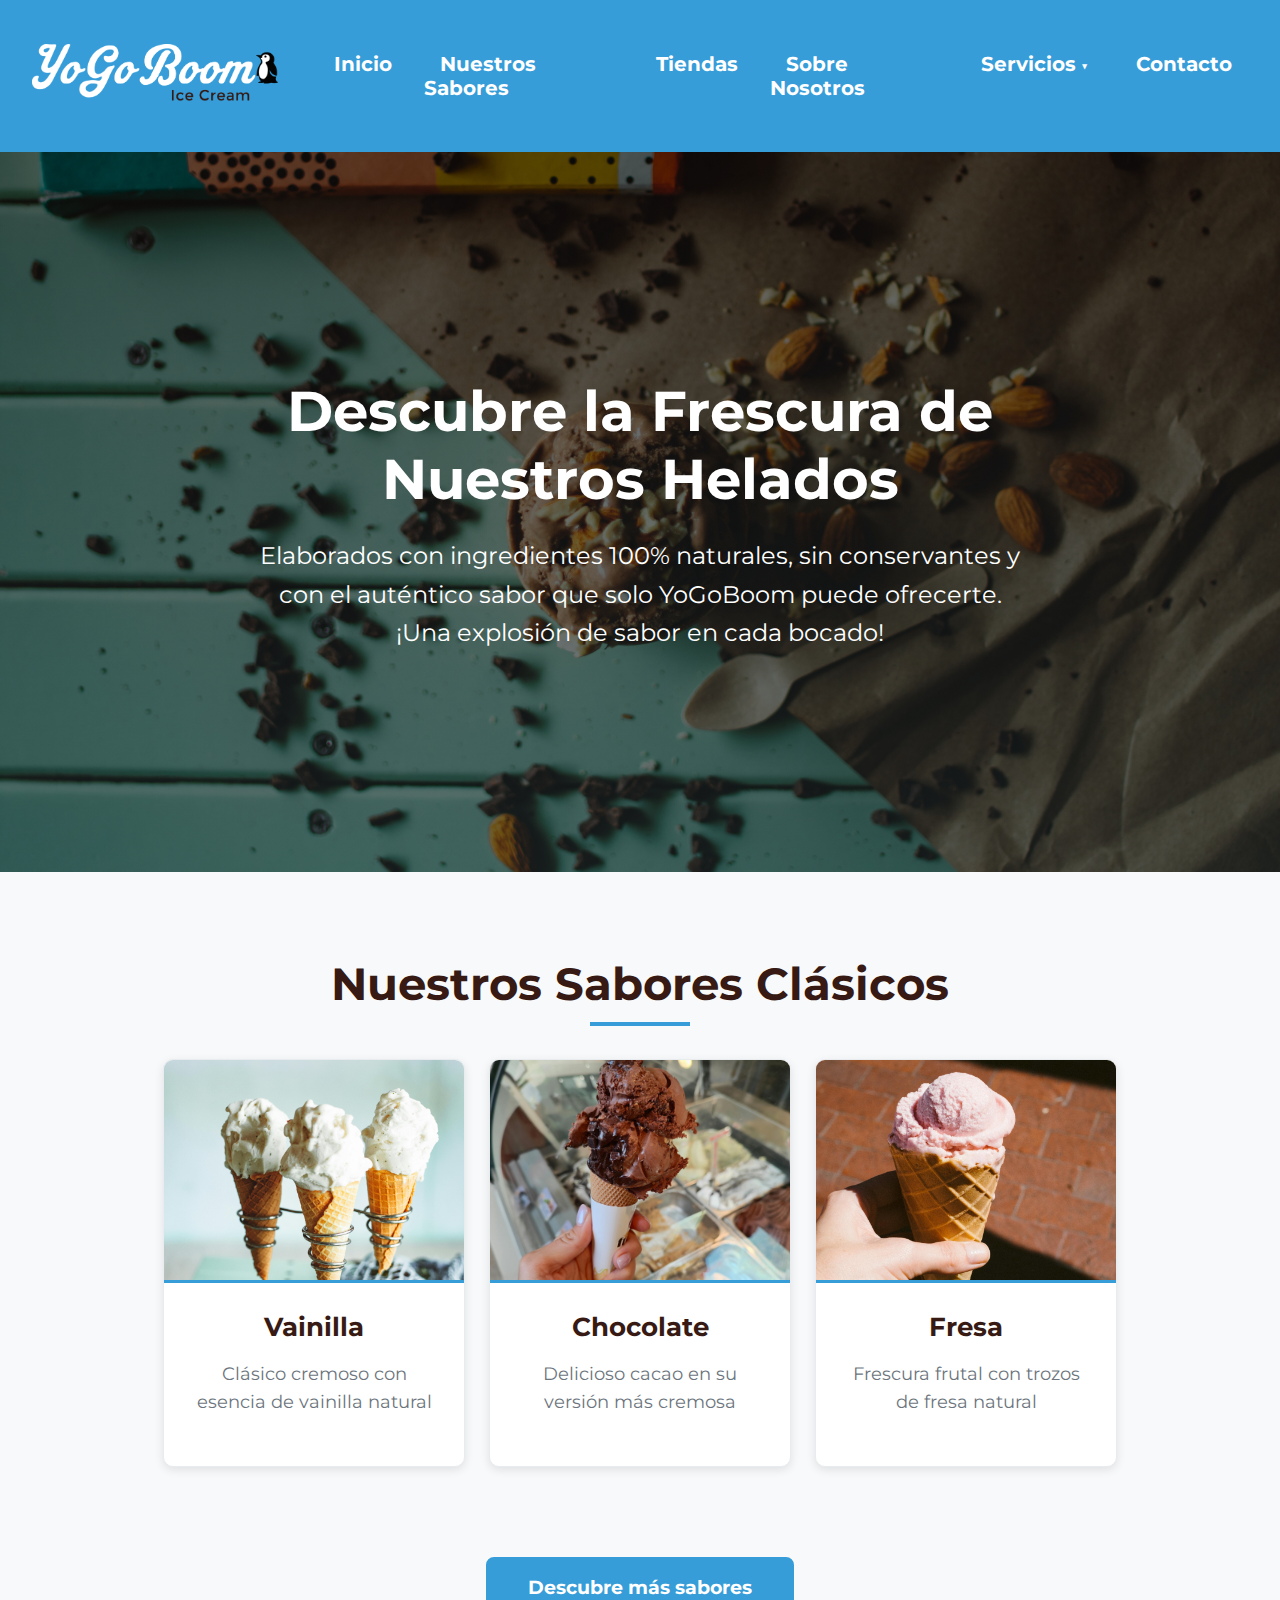
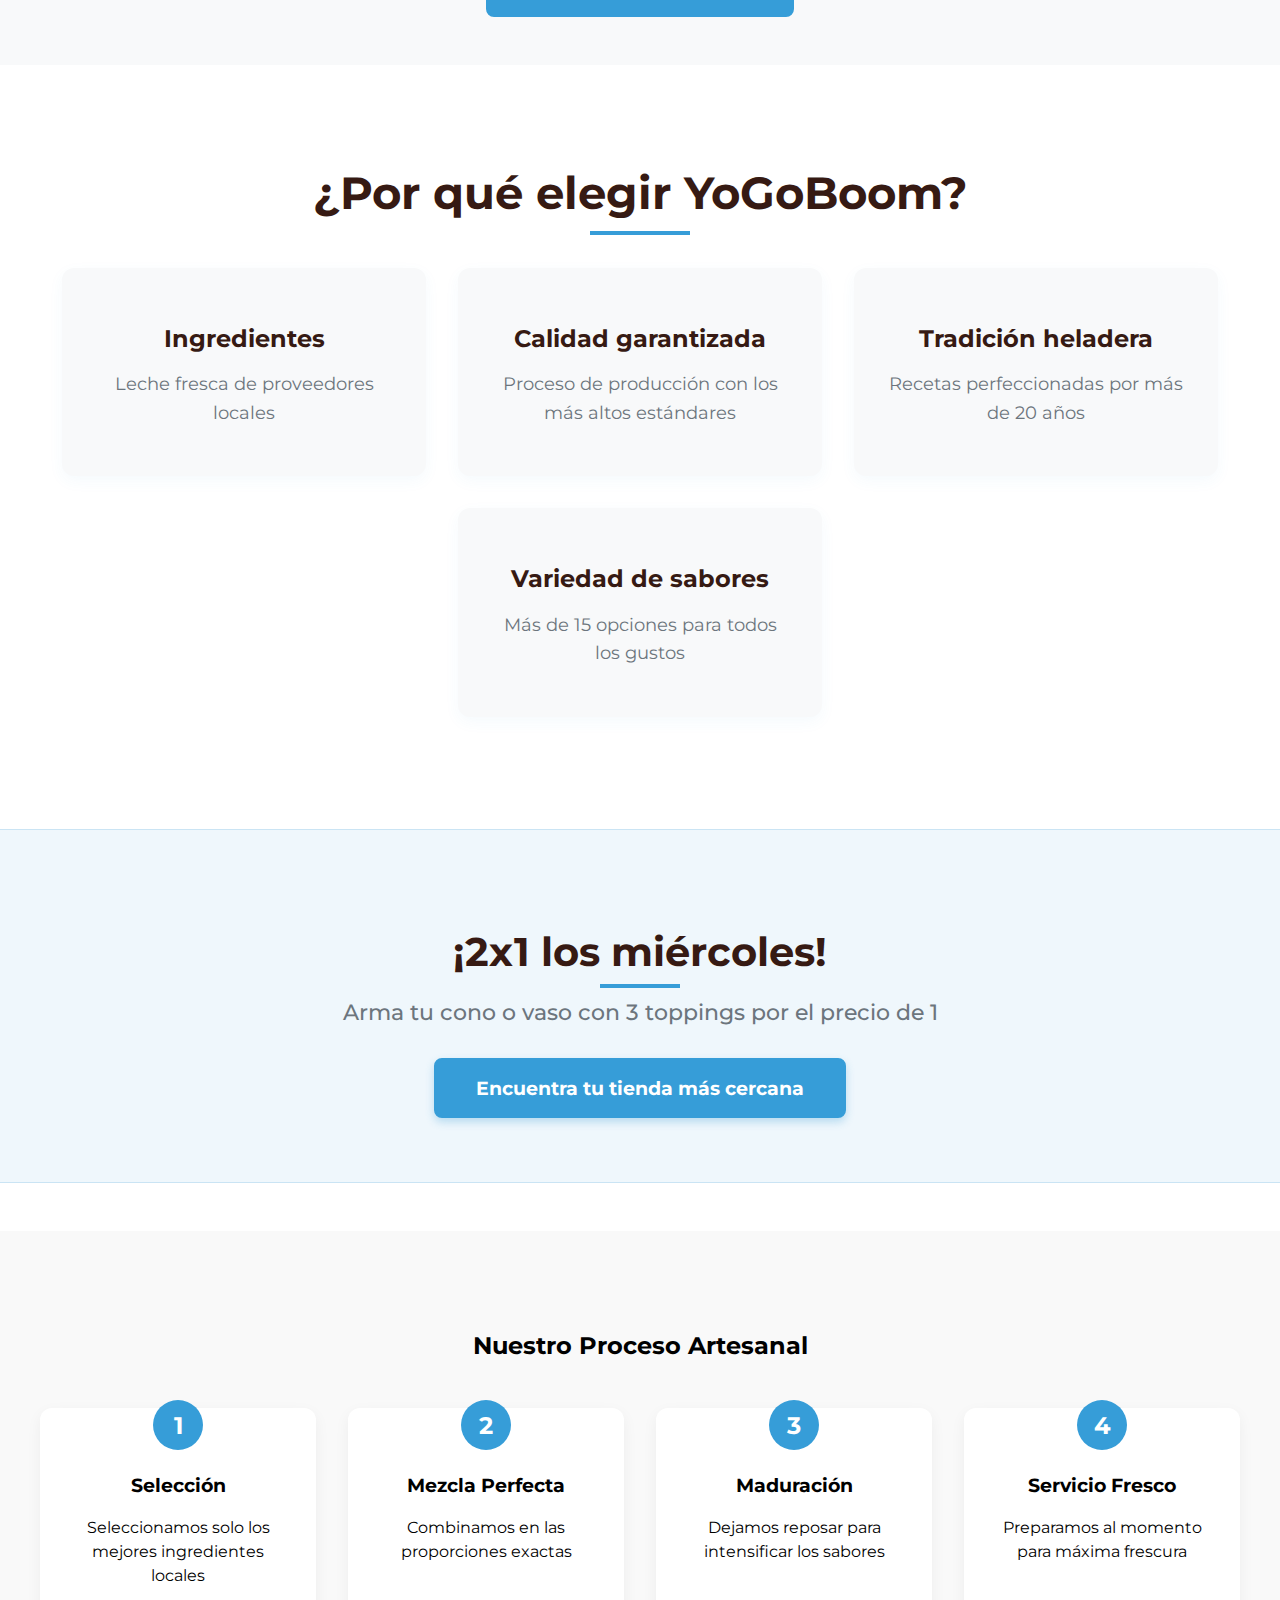
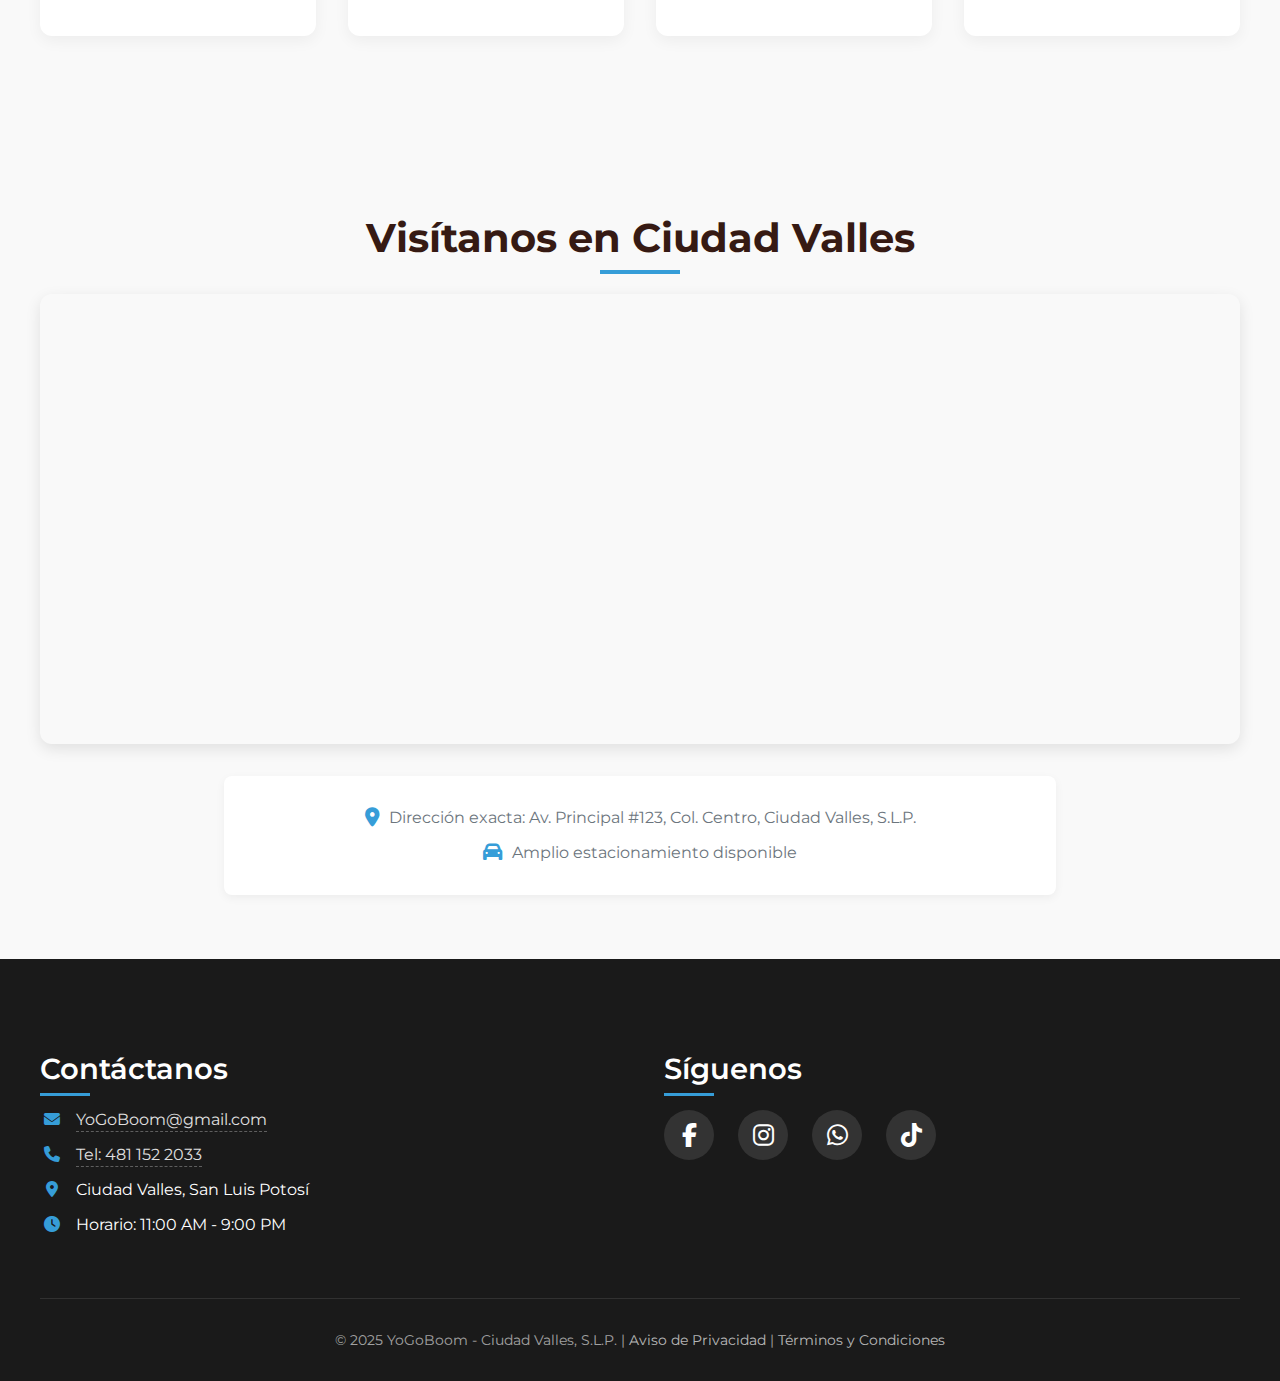
<file: index.html>
<!DOCTYPE html>
<html lang="en">
<head>
    <meta charset="UTF-8">
    <meta name="viewport" content="width=device-width, initial-scale=1.0">
    <link rel="stylesheet" href="estilos/styles.css">
    <link rel="icon" href="images/icono.png" type="image/x-icon">
    <link rel="preconnect" href="https://fonts.googleapis.com">
    <link rel="preconnect" href="https://fonts.gstatic.com" crossorigin>
    <link href="https://fonts.googleapis.com/css2?family=Montserrat:ital,wght@0,100..900;1,100..900&display=swap" rel="stylesheet">
    <link rel="stylesheet" href="https://cdnjs.cloudflare.com/ajax/libs/font-awesome/6.4.0/css/all.min.css">
    <script src="js/hamburguesa.js"></script>
    <title>YoGoBoom</title>
</head>
<body>
    <nav class="navegacion-pagina">
        <a href="index.html" class="logo-link">
            <img src="images/logo-menu.webp" alt="YoGoBoom - Helados de Yogurt" class="logo-menu">
        </a>
        <button class="menu-toggle" id="menu-toggle">
            <span></span>
            <span></span>
            <span></span>
        </button>
        <ul class="menu" id="menu">
            <li><a href="index.html">Inicio</a></li>
            <li><a href="pages/nuestros_sabores.html">Nuestros Sabores</a></li>
            <li><a href="pages/tienda_yogoboom.html">Tiendas</a></li>
            <li><a href="pages/sobre_nosotros.html">Sobre Nosotros</a></li>
            <li class="menu-desplegable">
                <a href="servicios/eventos.html">Servicios</a>
                <ul class="submenu">
                    <li><a href="servicios/eventos.html">Eventos</a></li>
                    <li><a href="servicios/eventos.html">Sabores de Helados</a></li>
                </ul>
            </li>
            <li><a href="pages/contacto.html">Contacto</a></li>
        </ul>
    </nav>

    <section class="hero">
        <div class="hero-contenido">
            <h1>Descubre la Frescura de Nuestros Helados</h1>
            <p>Elaborados con ingredientes 100% naturales, sin conservantes y con el auténtico sabor que solo YoGoBoom puede ofrecerte.<br>¡Una explosión de sabor en cada bocado!</p>
        </div>
    </section>

    <section class="sabores">
        <h2>Nuestros Sabores Clásicos</h2>
        <div class="grid-sabores">
            <div class="sabor">
                <div class="sabor-img-container">
                    <img src="images/vainilla.webp" alt="Cono de Vainilla">
                </div>
                <div class="sabor-content">
                    <h3>Vainilla</h3>
                    <p>Clásico cremoso con esencia de vainilla natural</p>
                </div>
            </div>

            <div class="sabor">
                <div class="sabor-img-container">
                    <img src="images/chocolate.webp" alt="Cono de Chocolate">
                </div>
                <div class="sabor-content">
                    <h3>Chocolate</h3>
                    <p>Delicioso cacao en su versión más cremosa</p>
                </div>
            </div>
            
            <div class="sabor">
                <div class="sabor-img-container">
                    <img src="images/fresa.webp" alt="Helado de Fresa">
                </div>
                <div class="sabor-content">
                    <h3>Fresa</h3>
                    <p>Frescura frutal con trozos de fresa natural</p>
                </div>
            </div>
        </div>
        <a href="pages/nuestros_sabores.html" class="btn">Descubre más sabores</a>
    </section>

    <section class="ventajas">
        <h2>¿Por qué elegir YoGoBoom?</h2>
        <div class="caracteristicas">
            <div class="caracteristica">
                <h3>Ingredientes</h3>
                <p>Leche fresca de proveedores locales</p>
            </div>
            
            <div class="caracteristica">
                <h3>Calidad garantizada</h3>
                <p>Proceso de producción con los más altos estándares</p>
            </div>
            
            <div class="caracteristica">
                <h3>Tradición heladera</h3>
                <p>Recetas perfeccionadas por más de 20 años</p>
            </div>
            
            <div class="caracteristica">
                <h3>Variedad de sabores</h3>
                <p>Más de 15 opciones para todos los gustos</p>
            </div>
        </div>
    </section>

    <section class="promocion">
    <div class="contenedor-promo">
        <h2>¡2x1 los miércoles!</h2>
        <p>Arma tu cono o vaso con 3 toppings por el precio de 1</p>
        <a href="pages/tienda_yogoboom.html" class="btn-promo">Encuentra tu tienda más cercana</a>
    </div>
    </section>

    <section class="proceso">
        <h2>Nuestro Proceso Artesanal</h2>
        <div class="pasos">
            <div class="paso">
                <div class="paso-numero">1</div>
                <h3>Selección</h3>
                <p>Seleccionamos solo los mejores ingredientes locales</p>
            </div>
            <div class="paso">
                <div class="paso-numero">2</div>
                <h3>Mezcla Perfecta</h3>
                <p>Combinamos en las proporciones exactas</p>
            </div>
            <div class="paso">
                <div class="paso-numero">3</div>
                <h3>Maduración</h3>
                <p>Dejamos reposar para intensificar los sabores</p>
            </div>
            <div class="paso">
                <div class="paso-numero">4</div>
                <h3>Servicio Fresco</h3>
                <p>Preparamos al momento para máxima frescura</p>
            </div>
        </div>
    </section>

    <section class="ubicacion">
        <h2>Visítanos en Ciudad Valles</h2>
        <div class="mapa-container">
            <iframe src="https://www.google.com/maps/embed?pb=!1m18!1m12!1m3!1d3732.215370381493!2d-98.985539924033!3d20.68438198087957!2m3!1f0!2f0!3f0!3m2!1i1024!2i768!4f13.1!3m3!1m2!1s0x85d3579f5b1d1a9d%3A0x5e2a5e7f5e7f5e7f!2sCiudad%20Valles%2C%20San%20Luis%20Potos%C3%AD!5e0!3m2!1ses!2smx!4v1620000000000!5m2!1ses!2smx" 
            width="600" height="450" style="border:0;" allowfullscreen="" loading="lazy"></iframe>
        </div>
        <div class="info-ubicacion">
            <p><i class="fas fa-map-marker-alt"></i> Dirección exacta: Av. Principal #123, Col. Centro, Ciudad Valles, S.L.P.</p>
            <p><i class="fas fa-car"></i> Amplio estacionamiento disponible</p>
        </div>
    </section>

    <footer>
        <div class="footer-content">
            <div class="contacto">
                <h3>Contáctanos</h3>
                <p>
                    <i class="fas fa-envelope"></i> 
                    <a href="mailto:manuelnava240678@gmail.com?subject=Consulta%20YoGoBoom&body=Hola,%20me%20gustaría%20saber%20más%20sobre..." class="contacto-link">
                        YoGoBoom@gmail.com
                    </a>
                </p>
                <p>
                    <i class="fas fa-phone"></i> 
                    <a href="tel:+524811522033" class="contacto-link">
                        Tel: 481 152 2033
                    </a>
                </p>
                <p><i class="fas fa-map-marker-alt"></i> Ciudad Valles, San Luis Potosí</p>
                <p><i class="fas fa-clock"></i> Horario: 11:00 AM - 9:00 PM</p>
            </div>
            
            <div class="redes">
                <h3>Síguenos</h3>
                <div class="social-links">
                    <a href="#" aria-label="Facebook"><i class="fab fa-facebook-f"></i></a>
                    <a href="#" aria-label="Instagram"><i class="fab fa-instagram"></i></a>
                    <a href="https://wa.me/524811522033" aria-label="WhatsApp"><i class="fab fa-whatsapp"></i></a>
                    <a href="#" aria-label="TikTok"><i class="fab fa-tiktok"></i></a>
                </div>
            </div>
        </div>
        <p class="copyright">
            © 2025 YoGoBoom - Ciudad Valles, S.L.P. | 
            <a href="#">Aviso de Privacidad</a> | 
            <a href="#">Términos y Condiciones</a>
        </p>
    </footer>
</body>
</html>
</file>
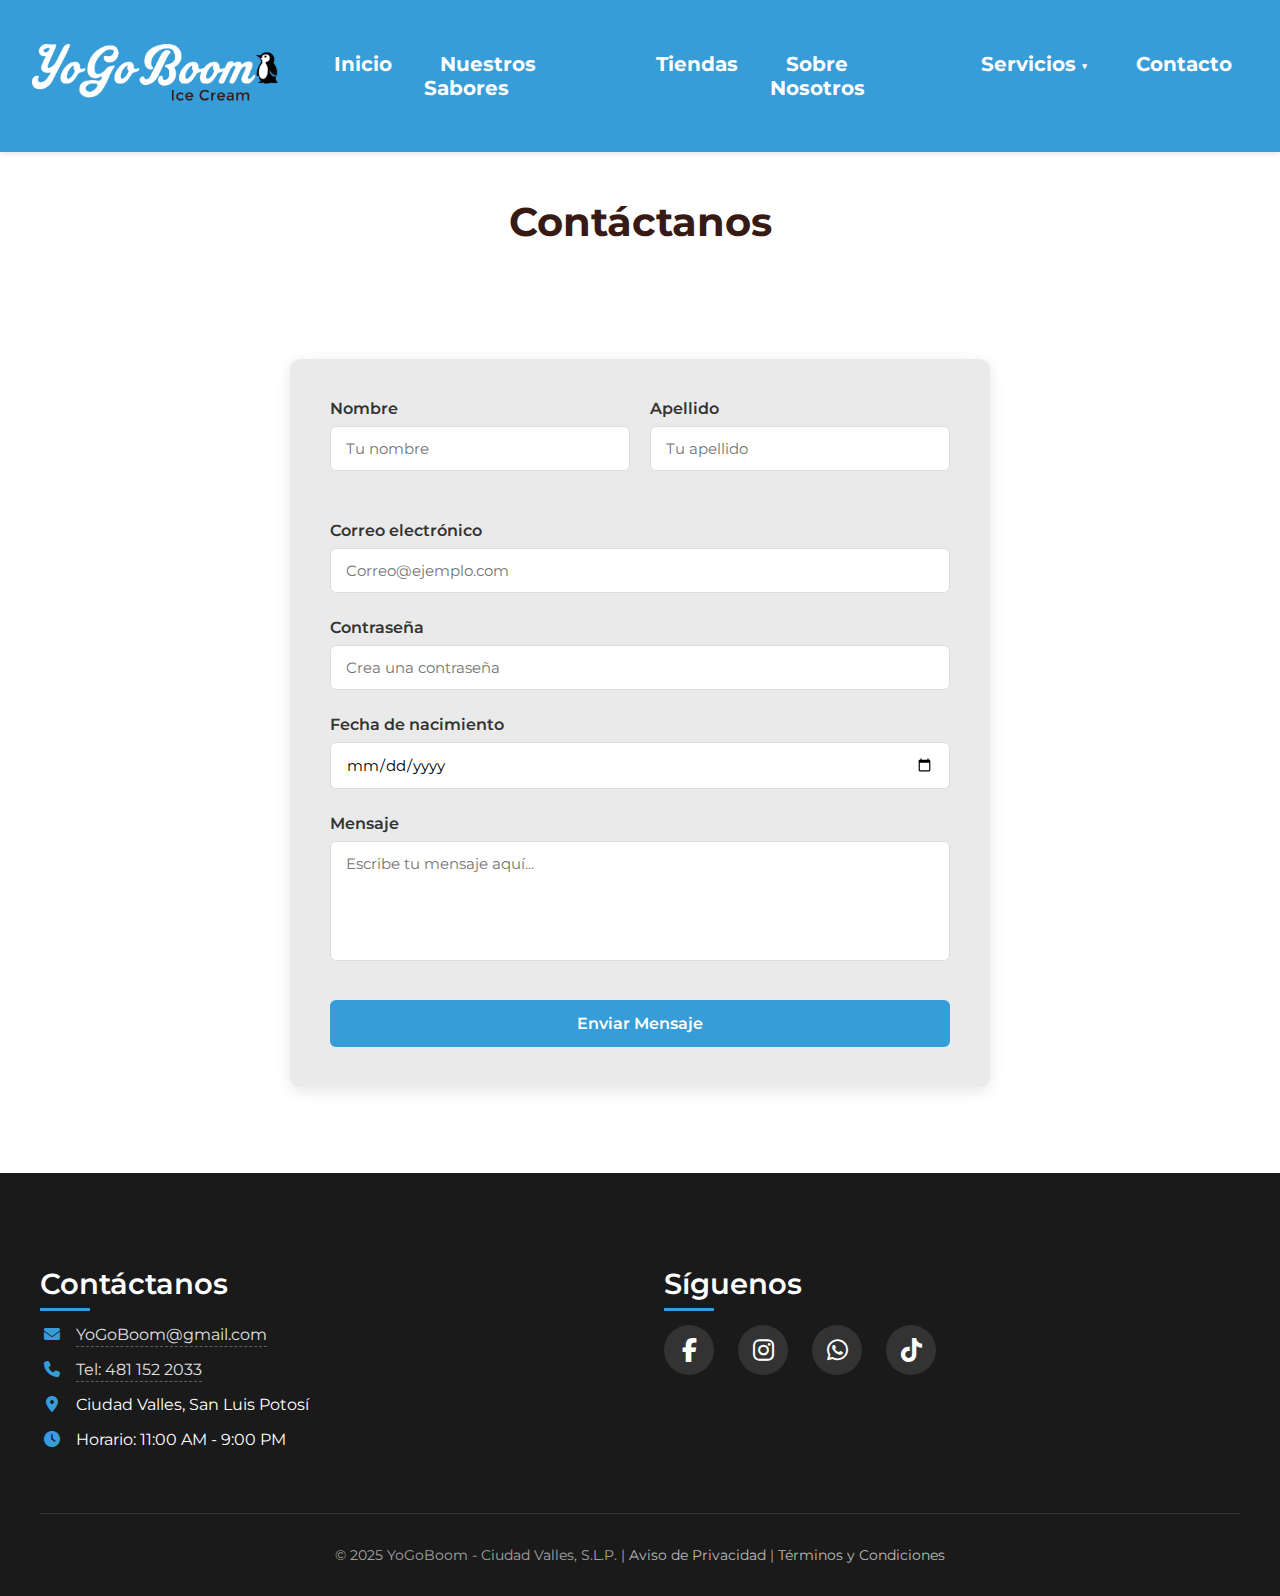
<file: pages/contacto.html>
<!DOCTYPE html>
<html lang="en">
<head>
    <meta charset="UTF-8">
    <meta name="viewport" content="width=device-width, initial-scale=1.0">
    <link rel="stylesheet" href="../estilos/styles.css">
    <link rel="icon" href="../images/icono.png" type="image/x-icon">
    <link rel="preconnect" href="https://fonts.googleapis.com">
    <link rel="preconnect" href="https://fonts.gstatic.com" crossorigin>
    <link href="https://fonts.googleapis.com/css2?family=Montserrat:ital,wght@0,100..900;1,100..900&display=swap" rel="stylesheet">
    <link rel="stylesheet" href="https://cdnjs.cloudflare.com/ajax/libs/font-awesome/6.4.0/css/all.min.css">
    <script src="../js/hamburguesa.js"></script>
    <title>YoGoBoom | Contacto</title>
</head>
<body>
    <nav class="navegacion-pagina">
        <a href="../index.html" class="logo-link">
            <img src="../images/logo-menu.webp" alt="YoGoBoom - Helados de Yogurt" class="logo-menu">
        </a>
        <button class="menu-toggle" id="menu-toggle">
            <span></span>
            <span></span>
            <span></span>
        </button>
        <ul class="menu" id="menu">
            <li><a href="../index.html">Inicio</a></li>
            <li><a href="../pages/nuestros_sabores.html">Nuestros Sabores</a></li>
            <li><a href="../pages/tienda_yogoboom.html">Tiendas</a></li>
            <li><a href="../pages/sobre_nosotros.html">Sobre Nosotros</a></li>
            <li class="menu-desplegable">
                <a href="../servicios/eventos.html">Servicios</a>
                <ul class="submenu">
                    <li><a href="../servicios/eventos.html">Eventos</a></li>
                    <li><a href="../servicios/eventos.html">Sabores de Helados</a></li>
                </ul>
            </li>
            <li><a href="contacto.html">Contacto</a></li>
        </ul>
    </nav>

    <div class="titulo-contacto">
        <h1>Contáctanos</h1>
    </div>

    <div class="pagina-contacto">
        <main class="seccion-principal">
            <div class="contenedor-formulario">
                <div class="formulario-contacto">
                    <form>
                        <div class="form-row-nombre">
                            <div class="form-group">
                                <label for="nombre">Nombre</label>
                                <input type="text" id="nombre" placeholder="Tu nombre" required>
                            </div>
                            <div class="form-group">
                                <label for="apellido">Apellido</label>
                                <input type="text" id="apellido" placeholder="Tu apellido" required>
                            </div>
                        </div>

                        <div class="form-group">
                            <label for="email">Correo electrónico</label>
                            <input type="email" id="email" placeholder="Correo@ejemplo.com" required>
                        </div>
                        
                        <div class="form-group">
                            <label for="password">Contraseña</label>
                            <input type="password" id="password" placeholder="Crea una contraseña" required>
                        </div>
                        
                        <div class="form-group">
                            <label for="nacimiento">Fecha de nacimiento</label>
                            <input type="date" id="nacimiento" required>
                        </div>
                        
                        <div class="form-group">
                            <label for="mensaje">Mensaje</label>
                            <textarea id="mensaje" placeholder="Escribe tu mensaje aquí..." required></textarea>
                        </div>
                        
                        <button type="submit" class="btn-enviar" disabled>Enviar Mensaje</button>
                    </form>
                </div>
            </div>
        </main>
    </div>

    <footer>
        <div class="footer-content">
            <div class="contacto">
                <h3>Contáctanos</h3>
                <p>
                    <i class="fas fa-envelope"></i> 
                    <a href="mailto:manuelnava240678@gmail.com?subject=Consulta%20YoGoBoom&body=Hola,%20me%20gustaría%20saber%20más%20sobre..." class="contacto-link">
                        YoGoBoom@gmail.com
                    </a>
                </p>
                <p>
                    <i class="fas fa-phone"></i> 
                    <a href="tel:+524811522033" class="contacto-link">
                        Tel: 481 152 2033
                    </a>
                </p>
                <p><i class="fas fa-map-marker-alt"></i> Ciudad Valles, San Luis Potosí</p>
                <p><i class="fas fa-clock"></i> Horario: 11:00 AM - 9:00 PM</p>
            </div>
            
            <div class="redes">
                <h3>Síguenos</h3>
                <div class="social-links">
                    <a href="#" aria-label="Facebook"><i class="fab fa-facebook-f"></i></a>
                    <a href="#" aria-label="Instagram"><i class="fab fa-instagram"></i></a>
                    <a href="https://wa.me/524811522033" aria-label="WhatsApp"><i class="fab fa-whatsapp"></i></a>
                    <a href="#" aria-label="TikTok"><i class="fab fa-tiktok"></i></a>
                </div>
            </div>
        </div>
        <p class="copyright">
            © 2025 YoGoBoom - Ciudad Valles, S.L.P. | 
            <a href="#">Aviso de Privacidad</a> | 
            <a href="#">Términos y Condiciones</a>
        </p>
    </footer>
</body>
</html>
</file>
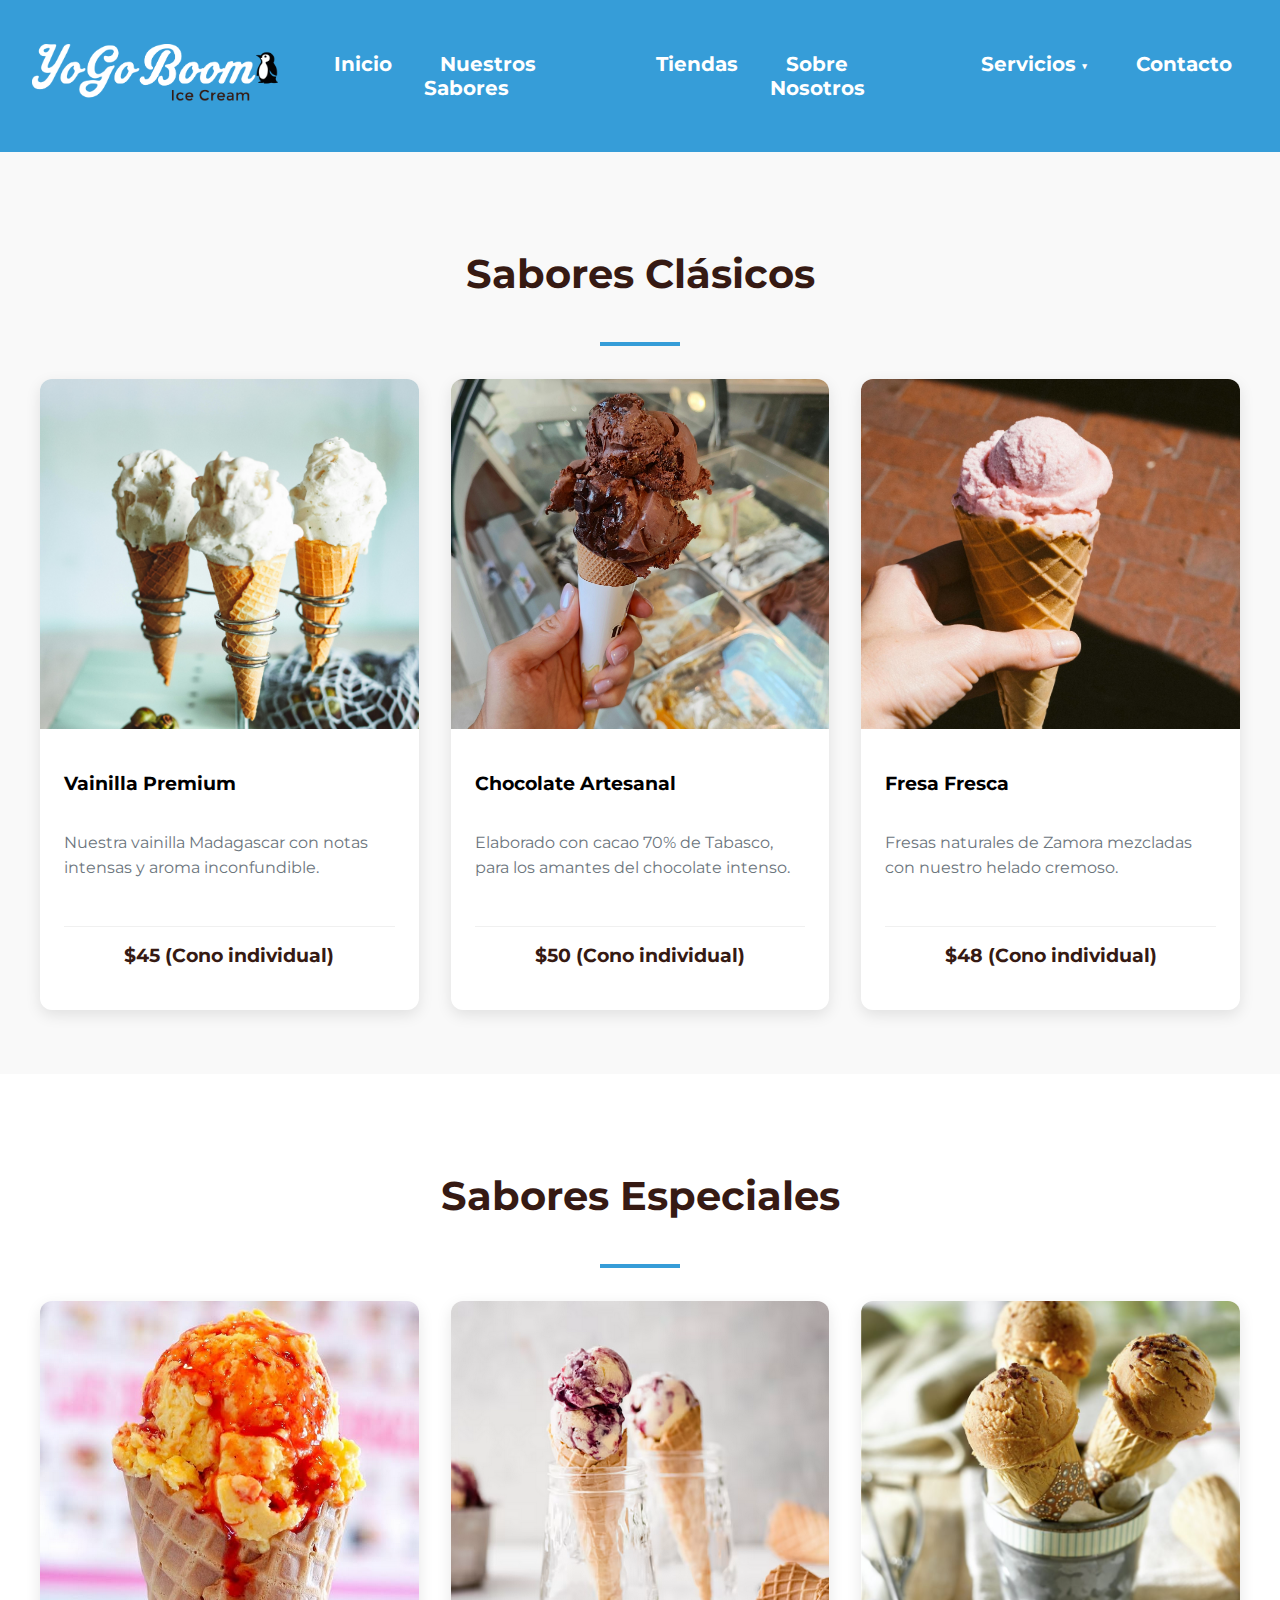
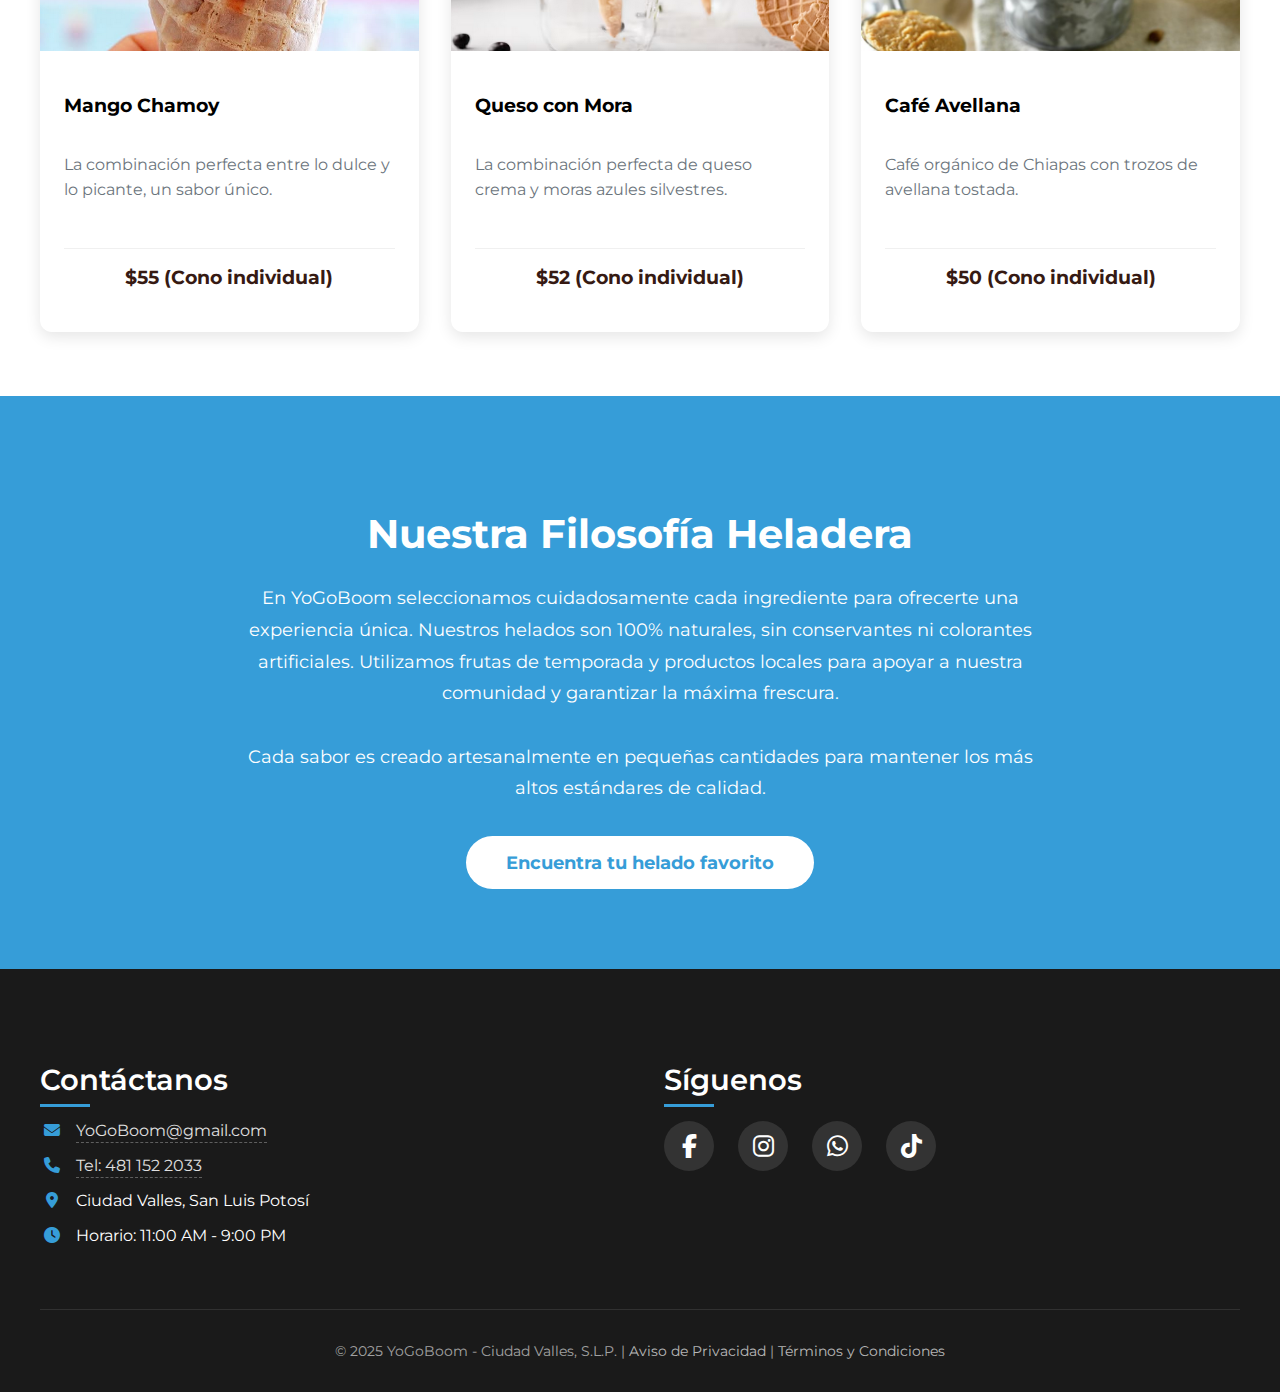
<file: pages/nuestros_sabores.html>
<!DOCTYPE html>
<html lang="en">
<head>
    <meta charset="UTF-8">
    <meta name="viewport" content="width=device-width, initial-scale=1.0">
    <link rel="stylesheet" href="../estilos/styles.css">
    <link rel="icon" href="../images/icono.png" type="image/x-icon">
    <link rel="preconnect" href="https://fonts.googleapis.com">
    <link rel="preconnect" href="https://fonts.gstatic.com" crossorigin>
    <link href="https://fonts.googleapis.com/css2?family=Montserrat:ital,wght@0,100..900;1,100..900&display=swap" rel="stylesheet">
    <link rel="stylesheet" href="https://cdnjs.cloudflare.com/ajax/libs/font-awesome/6.4.0/css/all.min.css">
    <script src="../js/hamburguesa.js"></script>
    <title>YoGoBoom | Nuestros Sabores</title>
</head>
<body>
    <nav class="navegacion-pagina">
        <a href="../index.html" class="logo-link">
            <img src="../images/logo-menu.webp" alt="YoGoBoom - Helados de Yogurt" class="logo-menu">
        </a>
        <button class="menu-toggle" id="menu-toggle">
            <span></span>
            <span></span>
            <span></span>
        </button>
        <ul class="menu" id="menu">
            <li><a href="../index.html">Inicio</a></li>
            <li><a href="nuestros_sabores.html">Nuestros Sabores</a></li>
            <li><a href="../pages/tienda_yogoboom.html">Tiendas</a></li>
            <li><a href="../pages/sobre_nosotros.html">Sobre Nosotros</a></li>
            <li class="menu-desplegable">
                <a href="../servicios/eventos.html">Servicios</a>
                <ul class="submenu">
                    <li><a href="../servicios/eventos.html">Eventos</a></li>
                    <li><a href="../servicios/eventos.html">Sabores de Helados</a></li>
                </ul>
            </li>
            <li><a href="../pages/contacto.html">Contacto</a></li>
        </ul>
    </nav>

    <section class="categorias-sabores">
        <div class="categoria-titulo">
            <h2>Sabores Clásicos</h2>
        </div>
        
        <div class="grid-sabores-detalle">
            <div class="sabor-card">
                <div class="sabor-imagen">
                    <img src="../images/vainilla.webp" alt="Vainilla Premium">
                </div>
                <div class="sabor-info">
                    <h3>Vainilla Premium</h3>
                    <p class="sabor-descripcion">Nuestra vainilla Madagascar con notas intensas y aroma inconfundible.</p>
                    <p class="sabor-precio">$45 (Cono individual)</p>
                </div>
            </div>
            
            <div class="sabor-card">
                <div class="sabor-imagen">
                    <img src="../images/chocolate.webp" alt="Chocolate Artesanal">
                </div>
                <div class="sabor-info">
                    <h3>Chocolate Artesanal</h3>
                    <p class="sabor-descripcion">Elaborado con cacao 70% de Tabasco, para los amantes del chocolate intenso.</p>
                    <p class="sabor-precio">$50 (Cono individual)</p>
                </div>
            </div>
            
            <div class="sabor-card">
                <div class="sabor-imagen">
                    <img src="../images/fresa.webp" alt="Fresa Fresca">
                </div>
                <div class="sabor-info">
                    <h3>Fresa Fresca</h3>
                    <p class="sabor-descripcion">Fresas naturales de Zamora mezcladas con nuestro helado cremoso.</p>
                    <p class="sabor-precio">$48 (Cono individual)</p>
                </div>
            </div>
        </div>
    </section>

    <section class="categorias-sabores" style="background-color: #fff;">
        <div class="categoria-titulo">
            <h2>Sabores Especiales</h2>
        </div>
        
        <div class="grid-sabores-detalle">
            <!-- Sabor 4 -->
            <div class="sabor-card">
                <div class="sabor-imagen">
                    <img src="../images/mango-chamoy.webp" alt="Mango Chamoy">
                </div>
                <div class="sabor-info">
                    <h3>Mango Chamoy</h3>
                    <p class="sabor-descripcion">La combinación perfecta entre lo dulce y lo picante, un sabor único.</p>
                    <p class="sabor-precio">$55 (Cono individual)</p>
                </div>
            </div>
            
            <div class="sabor-card">
                <div class="sabor-imagen">
                    <img src="../images/queso-mora.webp" alt="Queso con Mora">
                </div>
                <div class="sabor-info">
                    <h3>Queso con Mora</h3>
                    <p class="sabor-descripcion">La combinación perfecta de queso crema y moras azules silvestres.</p>
                    <p class="sabor-precio">$52 (Cono individual)</p>
                </div>
            </div>
            
            <div class="sabor-card">
                <div class="sabor-imagen">
                    <img src="../images/cafe-avellana.webp" alt="Café Avellana">
                </div>
                <div class="sabor-info">
                    <h3>Café Avellana</h3>
                    <p class="sabor-descripcion">Café orgánico de Chiapas con trozos de avellana tostada.</p>
                    <p class="sabor-precio">$50 (Cono individual)</p>
                </div>
            </div>
        </div>
    </section>

    <section class="info-heladeria">
        <div class="info-contenido">
            <h2>Nuestra Filosofía Heladera</h2>
            <p>En YoGoBoom seleccionamos cuidadosamente cada ingrediente para ofrecerte una experiencia única. Nuestros helados son 100% naturales, sin conservantes ni colorantes artificiales. Utilizamos frutas de temporada y productos locales para apoyar a nuestra comunidad y garantizar la máxima frescura.</p>
            <p>Cada sabor es creado artesanalmente en pequeñas cantidades para mantener los más altos estándares de calidad.</p>
            <a href="../servicios/eventos.html" class="btn-sabores">Encuentra tu helado favorito</a>
        </div>
    </section>

    <footer>
        <div class="footer-content">
            <div class="contacto">
                <h3>Contáctanos</h3>
                <p>
                    <i class="fas fa-envelope"></i> 
                    <a href="mailto:manuelnava240678@gmail.com?subject=Consulta%20YoGoBoom&body=Hola,%20me%20gustaría%20saber%20más%20sobre..." class="contacto-link">
                        YoGoBoom@gmail.com
                    </a>
                </p>
                <p>
                    <i class="fas fa-phone"></i> 
                    <a href="tel:+524811522033" class="contacto-link">
                        Tel: 481 152 2033
                    </a>
                </p>
                <p><i class="fas fa-map-marker-alt"></i> Ciudad Valles, San Luis Potosí</p>
                <p><i class="fas fa-clock"></i> Horario: 11:00 AM - 9:00 PM</p>
            </div>
            
            <div class="redes">
                <h3>Síguenos</h3>
                <div class="social-links">
                    <a href="#" aria-label="Facebook"><i class="fab fa-facebook-f"></i></a>
                    <a href="#" aria-label="Instagram"><i class="fab fa-instagram"></i></a>
                    <a href="https://wa.me/524811522033" aria-label="WhatsApp"><i class="fab fa-whatsapp"></i></a>
                    <a href="#" aria-label="TikTok"><i class="fab fa-tiktok"></i></a>
                </div>
            </div>
        </div>
        <p class="copyright">
            © 2025 YoGoBoom - Ciudad Valles, S.L.P. | 
            <a href="#">Aviso de Privacidad</a> | 
            <a href="#">Términos y Condiciones</a>
        </p>
    </footer>
</body>
</html>
</file>
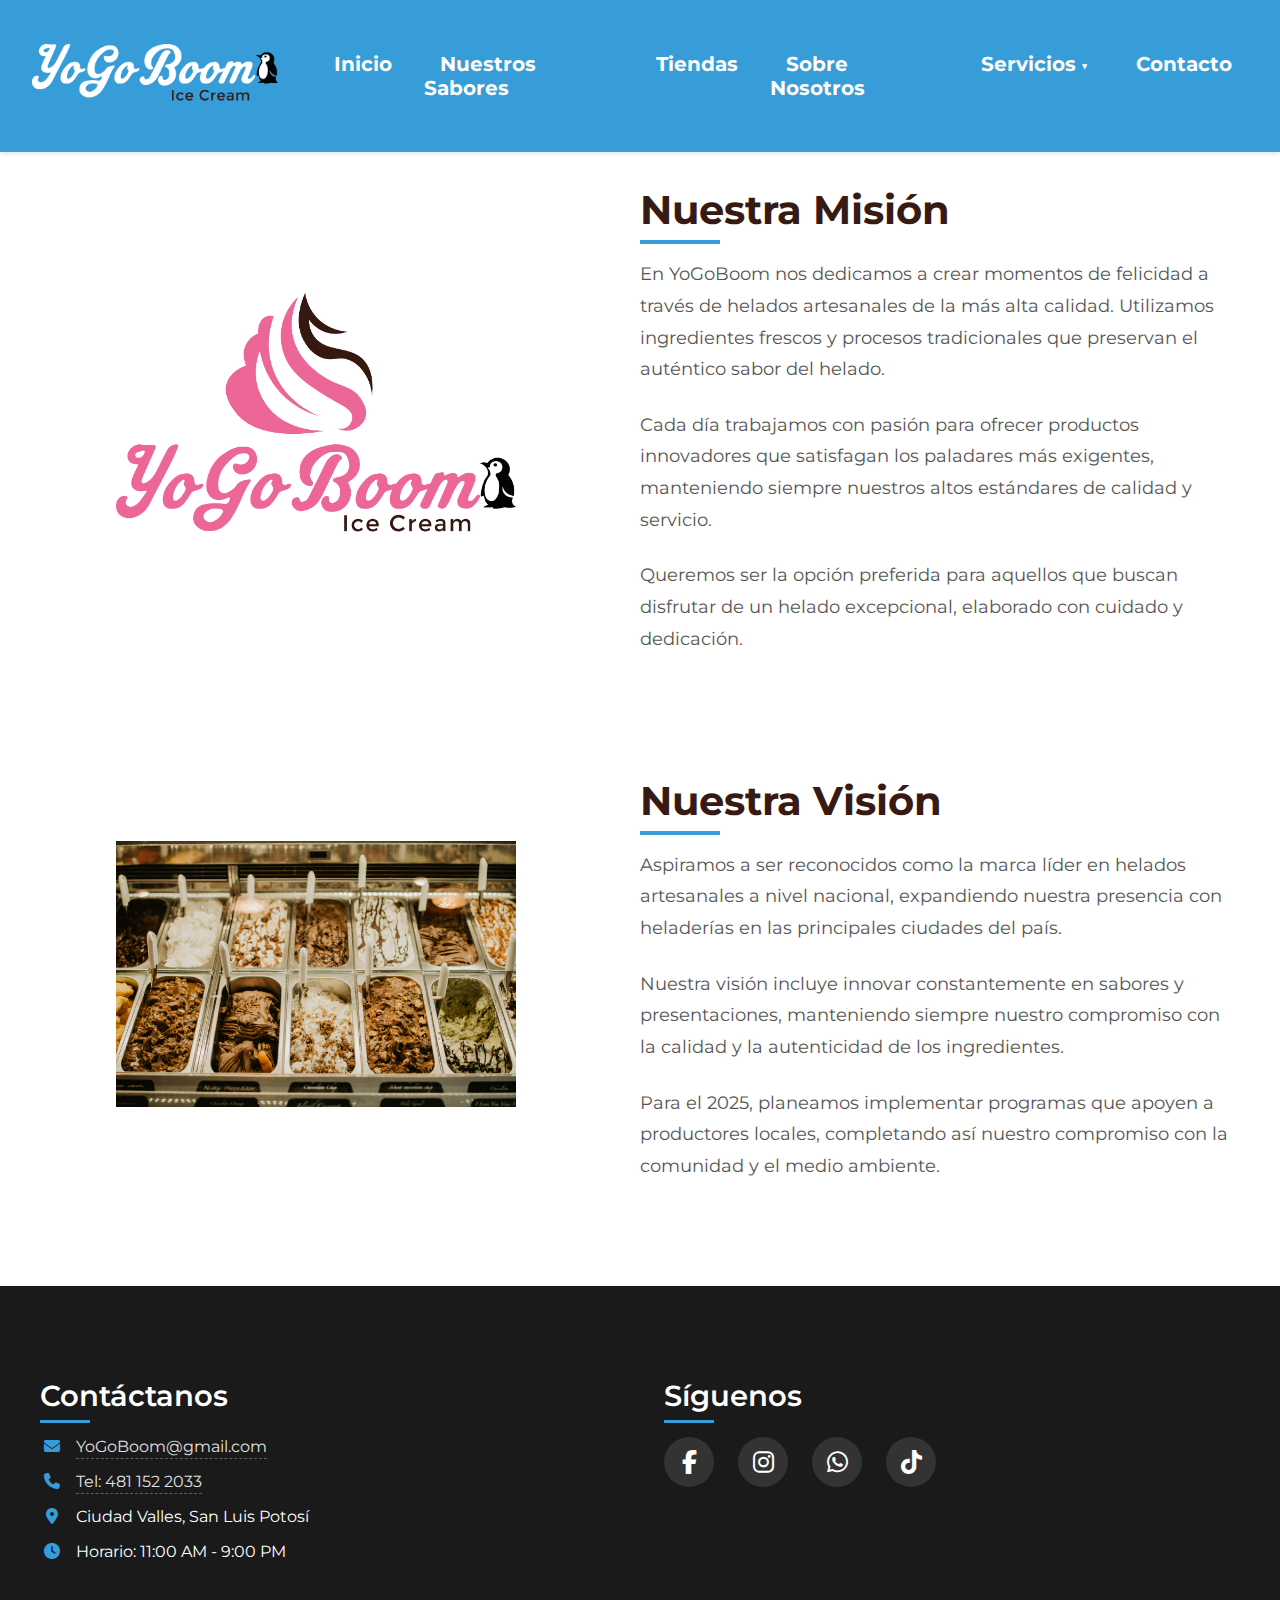
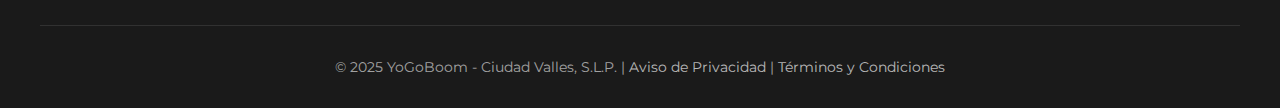
<file: pages/sobre_nosotros.html>
<!DOCTYPE html>
<html lang="en">
<head>
    <meta charset="UTF-8">
    <meta name="viewport" content="width=device-width, initial-scale=1.0">
    <link rel="stylesheet" href="../estilos/styles.css">
    <link rel="icon" href="../images/icono.png" type="image/x-icon">
    <link rel="preconnect" href="https://fonts.googleapis.com">
    <link rel="preconnect" href="https://fonts.gstatic.com" crossorigin>
    <link href="https://fonts.googleapis.com/css2?family=Montserrat:ital,wght@0,100..900;1,100..900&display=swap" rel="stylesheet">
    <link rel="stylesheet" href="https://cdnjs.cloudflare.com/ajax/libs/font-awesome/6.4.0/css/all.min.css">
    <script src="../js/hamburguesa.js"></script>
    <title>YoGoBoom | Sobre Nosotros</title>
</head>
<body>
    <nav class="navegacion-pagina">
        <a href="../index.html" class="logo-link">
            <img src="../images/logo-menu.webp" alt="YoGoBoom - Helados de Yogurt" class="logo-menu">
        </a>
        <button class="menu-toggle" id="menu-toggle">
            <span></span>
            <span></span>
            <span></span>
        </button>
        <ul class="menu" id="menu">
            <li><a href="../index.html">Inicio</a></li>
            <li><a href="../pages/nuestros_sabores.html">Nuestros Sabores</a></li>
            <li><a href="../pages/tienda_yogoboom.html">Tiendas</a></li>
            <li><a href="sobre_nosotros.html">Sobre Nosotros</a></li>
            <li class="menu-desplegable">
                <a href="../servicios/eventos.html">Servicios</a>
                <ul class="submenu">
                    <li><a href="../servicios/eventos.html">Eventos</a></li>
                    <li><a href="../servicios/eventos.html">Sabores de Helados</a></li>
                </ul>
            </li>
            <li><a href="../pages/contacto.html">Contacto</a></li>
        </ul>
    </nav>

    <div class="mision-vision">
        <section class="seccion-mv">
            <div class="mv-imagen">
                <img src="../images/mision.webp" alt="Misión YoGoBoom - Helados artesanales">
            </div>
            <div class="mv-contenido">
                <h2>Nuestra Misión</h2>
                <p>En YoGoBoom nos dedicamos a crear momentos de felicidad a través de helados artesanales de la más alta calidad. Utilizamos ingredientes frescos y procesos tradicionales que preservan el auténtico sabor del helado.</p>
                <p>Cada día trabajamos con pasión para ofrecer productos innovadores que satisfagan los paladares más exigentes, manteniendo siempre nuestros altos estándares de calidad y servicio.</p>
                <p>Queremos ser la opción preferida para aquellos que buscan disfrutar de un helado excepcional, elaborado con cuidado y dedicación.</p>
            </div>
        </section>
        <!-- Visión -->
        <section class="seccion-mv reverse">
            <div class="mv-contenido">
                <h2>Nuestra Visión</h2>
                <p>Aspiramos a ser reconocidos como la marca líder en helados artesanales a nivel nacional, expandiendo nuestra presencia con heladerías en las principales ciudades del país.</p>
                <p>Nuestra visión incluye innovar constantemente en sabores y presentaciones, manteniendo siempre nuestro compromiso con la calidad y la autenticidad de los ingredientes.</p>
                <p>Para el 2025, planeamos implementar programas que apoyen a productores locales, completando así nuestro compromiso con la comunidad y el medio ambiente.</p>
            </div>
            <div class="mv-imagen">
                <img src="../images/helado-elegante.webp" alt="Visión YoGoBoom - Futuro de los helados">
            </div>
        </section>
    </div>

    <footer>
        <div class="footer-content">
            <div class="contacto">
                <h3>Contáctanos</h3>
                <p>
                    <i class="fas fa-envelope"></i> 
                    <a href="mailto:manuelnava240678@gmail.com?subject=Consulta%20YoGoBoom&body=Hola,%20me%20gustaría%20saber%20más%20sobre..." class="contacto-link">
                        YoGoBoom@gmail.com
                    </a>
                </p>
                <p>
                    <i class="fas fa-phone"></i> 
                    <a href="tel:+524811522033" class="contacto-link">
                        Tel: 481 152 2033
                    </a>
                </p>
                <p><i class="fas fa-map-marker-alt"></i> Ciudad Valles, San Luis Potosí</p>
                <p><i class="fas fa-clock"></i> Horario: 11:00 AM - 9:00 PM</p>
            </div>
            
            <div class="redes">
                <h3>Síguenos</h3>
                <div class="social-links">
                    <a href="#" aria-label="Facebook"><i class="fab fa-facebook-f"></i></a>
                    <a href="#" aria-label="Instagram"><i class="fab fa-instagram"></i></a>
                    <a href="https://wa.me/524811522033" aria-label="WhatsApp"><i class="fab fa-whatsapp"></i></a>
                    <a href="#" aria-label="TikTok"><i class="fab fa-tiktok"></i></a>
                </div>
            </div>
        </div>
        <p class="copyright">
            © 2025 YoGoBoom - Ciudad Valles, S.L.P. | 
            <a href="#">Aviso de Privacidad</a> | 
            <a href="#">Términos y Condiciones</a>
        </p>
    </footer>
</body>
</html>
</file>
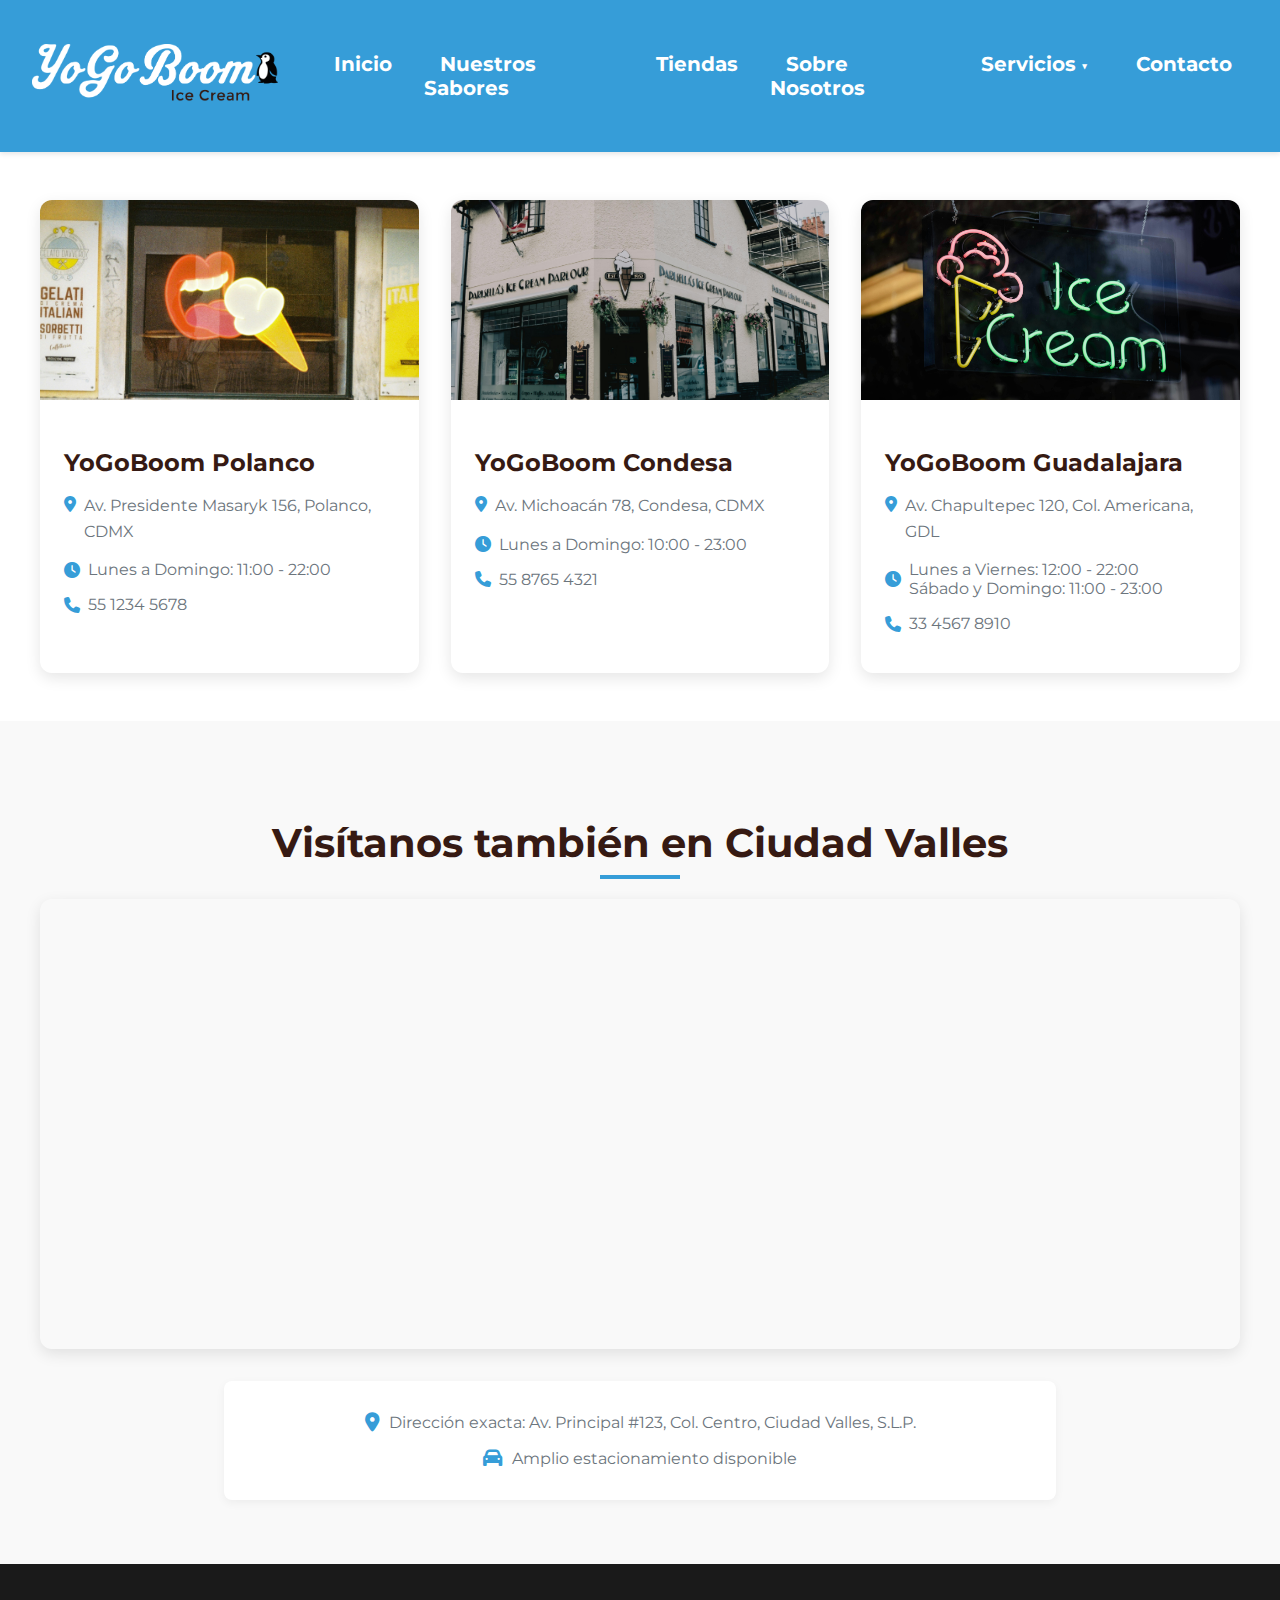
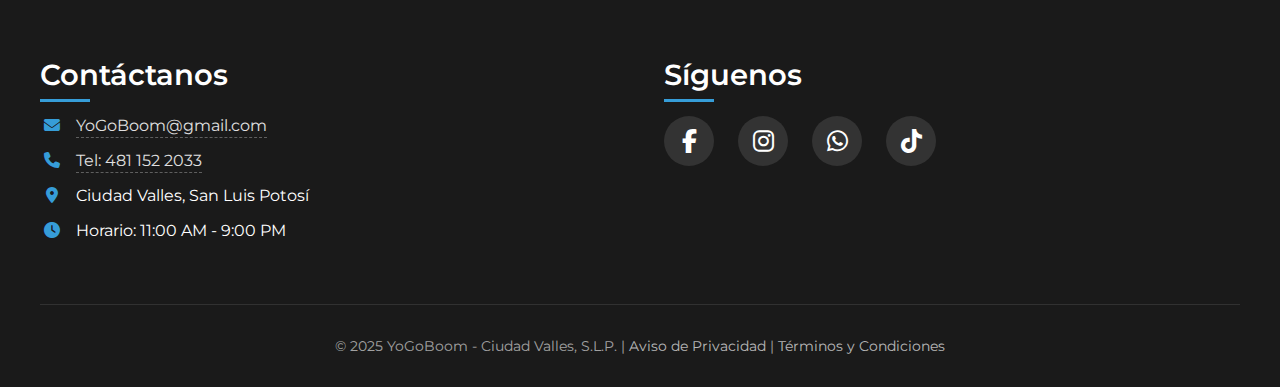
<file: pages/tienda_yogoboom.html>
<!DOCTYPE html>
<html lang="en">
<head>
    <meta charset="UTF-8">
    <meta name="viewport" content="width=device-width, initial-scale=1.0">
    <link rel="stylesheet" href="../estilos/styles.css">
    <link rel="icon" href="../images/icono.png" type="image/x-icon">
    <link rel="preconnect" href="https://fonts.googleapis.com">
    <link rel="preconnect" href="https://fonts.gstatic.com" crossorigin>
    <link href="https://fonts.googleapis.com/css2?family=Montserrat:ital,wght@0,100..900;1,100..900&display=swap" rel="stylesheet">
    <link rel="stylesheet" href="https://cdnjs.cloudflare.com/ajax/libs/font-awesome/6.4.0/css/all.min.css">
    <script src="../js/hamburguesa.js"></script>
    <title>YoGoBoom | Tiendas</title>
</head>
<body>
    <nav class="navegacion-pagina">
        <a href="../index.html" class="logo-link">
            <img src="../images/logo-menu.webp" alt="YoGoBoom - Helados de Yogurt" class="logo-menu">
        </a>
        <button class="menu-toggle" id="menu-toggle">
            <span></span>
            <span></span>
            <span></span>
        </button>
        <ul class="menu" id="menu">
            <li><a href="../index.html">Inicio</a></li>
            <li><a href="../pages/nuestros_sabores.html">Nuestros Sabores</a></li>
            <li><a href="tienda_yogoboom.html">Tiendas</a></li>
            <li><a href="../pages/sobre_nosotros.html">Sobre Nosotros</a></li>
            <li class="menu-desplegable">
                <a href="../servicios/eventos.html">Servicios</a>
                <ul class="submenu">
                    <li><a href="../servicios/eventos.html">Eventos</a></li>
                    <li><a href="../servicios/eventos.html">Sabores de Helados</a></li>
                </ul>
            </li>
            <li><a href="../pages/contacto.html">Contacto</a></li>
        </ul>
    </nav>


    <section class="tiendas-container">
        <div class="grid-tiendas">
            <div class="tienda-card">
                <div class="tienda-imagen">
                    <img src="../images/polanco.webp" alt="YoGoBoom Polanco">
                </div>
                <div class="tienda-info">
                    <h3>YoGoBoom Polanco</h3>
                    <p class="tienda-direccion">
                        <i class="fas fa-map-marker-alt"></i>
                        Av. Presidente Masaryk 156, Polanco, CDMX
                    </p>
                    <p class="tienda-horario">
                        <i class="fas fa-clock"></i>
                        Lunes a Domingo: 11:00 - 22:00
                    </p>
                    <p class="tienda-contacto">
                        <i class="fas fa-phone"></i>
                        55 1234 5678
                    </p>
                </div>
            </div>
            
            <div class="tienda-card">
                <div class="tienda-imagen">
                    <img src="../images/condesa.webp" alt="YoGoBoom Condesa">
                </div>
                <div class="tienda-info">
                    <h3>YoGoBoom Condesa</h3>
                    <p class="tienda-direccion">
                        <i class="fas fa-map-marker-alt"></i>
                        Av. Michoacán 78, Condesa, CDMX
                    </p>
                    <p class="tienda-horario">
                        <i class="fas fa-clock"></i>
                        Lunes a Domingo: 10:00 - 23:00
                    </p>
                    <p class="tienda-contacto">
                        <i class="fas fa-phone"></i>
                        55 8765 4321
                    </p>
                </div>
            </div>
            
            <div class="tienda-card">
                <div class="tienda-imagen">
                    <img src="../images/guadalajara.webp" alt="YoGoBoom Guadalajara">
                </div>
                <div class="tienda-info">
                    <h3>YoGoBoom Guadalajara</h3>
                    <p class="tienda-direccion">
                        <i class="fas fa-map-marker-alt"></i>
                        Av. Chapultepec 120, Col. Americana, GDL
                    </p>
                    <p class="tienda-horario">
                        <i class="fas fa-clock"></i>
                        Lunes a Viernes: 12:00 - 22:00<br>
                        Sábado y Domingo: 11:00 - 23:00
                    </p>
                    <p class="tienda-contacto">
                        <i class="fas fa-phone"></i>
                        33 4567 8910
                    </p>
                </div>
            </div>
        </div>
    </section>

    <section class="ubicacion">
        <h2>Visítanos también en Ciudad Valles</h2>
        <div class="mapa-container">
            <iframe src="https://www.google.com/maps/embed?pb=!1m18!1m12!1m3!1d3732.215370381493!2d-98.985539924033!3d20.68438198087957!2m3!1f0!2f0!3f0!3m2!1i1024!2i768!4f13.1!3m3!1m2!1s0x85d3579f5b1d1a9d%3A0x5e2a5e7f5e7f5e7f!2sCiudad%20Valles%2C%20San%20Luis%20Potos%C3%AD!5e0!3m2!1ses!2smx!4v1620000000000!5m2!1ses!2smx" 
            width="600" height="450" style="border:0;" allowfullscreen="" loading="lazy"></iframe>
        </div>
        <div class="info-ubicacion">
            <p><i class="fas fa-map-marker-alt"></i> Dirección exacta: Av. Principal #123, Col. Centro, Ciudad Valles, S.L.P.</p>
            <p><i class="fas fa-car"></i> Amplio estacionamiento disponible</p>
        </div>
    </section>

    <footer>
        <div class="footer-content">
            <div class="contacto">
                <h3>Contáctanos</h3>
                <p>
                    <i class="fas fa-envelope"></i> 
                    <a href="mailto:manuelnava240678@gmail.com?subject=Consulta%20YoGoBoom&body=Hola,%20me%20gustaría%20saber%20más%20sobre..." class="contacto-link">
                        YoGoBoom@gmail.com
                    </a>
                </p>
                <p>
                    <i class="fas fa-phone"></i> 
                    <a href="tel:+524811522033" class="contacto-link">
                        Tel: 481 152 2033
                    </a>
                </p>
                <p><i class="fas fa-map-marker-alt"></i> Ciudad Valles, San Luis Potosí</p>
                <p><i class="fas fa-clock"></i> Horario: 11:00 AM - 9:00 PM</p>
            </div>
            
            <div class="redes">
                <h3>Síguenos</h3>
                <div class="social-links">
                    <a href="#" aria-label="Facebook"><i class="fab fa-facebook-f"></i></a>
                    <a href="#" aria-label="Instagram"><i class="fab fa-instagram"></i></a>
                    <a href="https://wa.me/524811522033" aria-label="WhatsApp"><i class="fab fa-whatsapp"></i></a>
                    <a href="#" aria-label="TikTok"><i class="fab fa-tiktok"></i></a>
                </div>
            </div>
        </div>
        <p class="copyright">
            © 2025 YoGoBoom - Ciudad Valles, S.L.P. | 
            <a href="#">Aviso de Privacidad</a> | 
            <a href="#">Términos y Condiciones</a>
        </p>
    </footer>
</body>
</html>
</file>
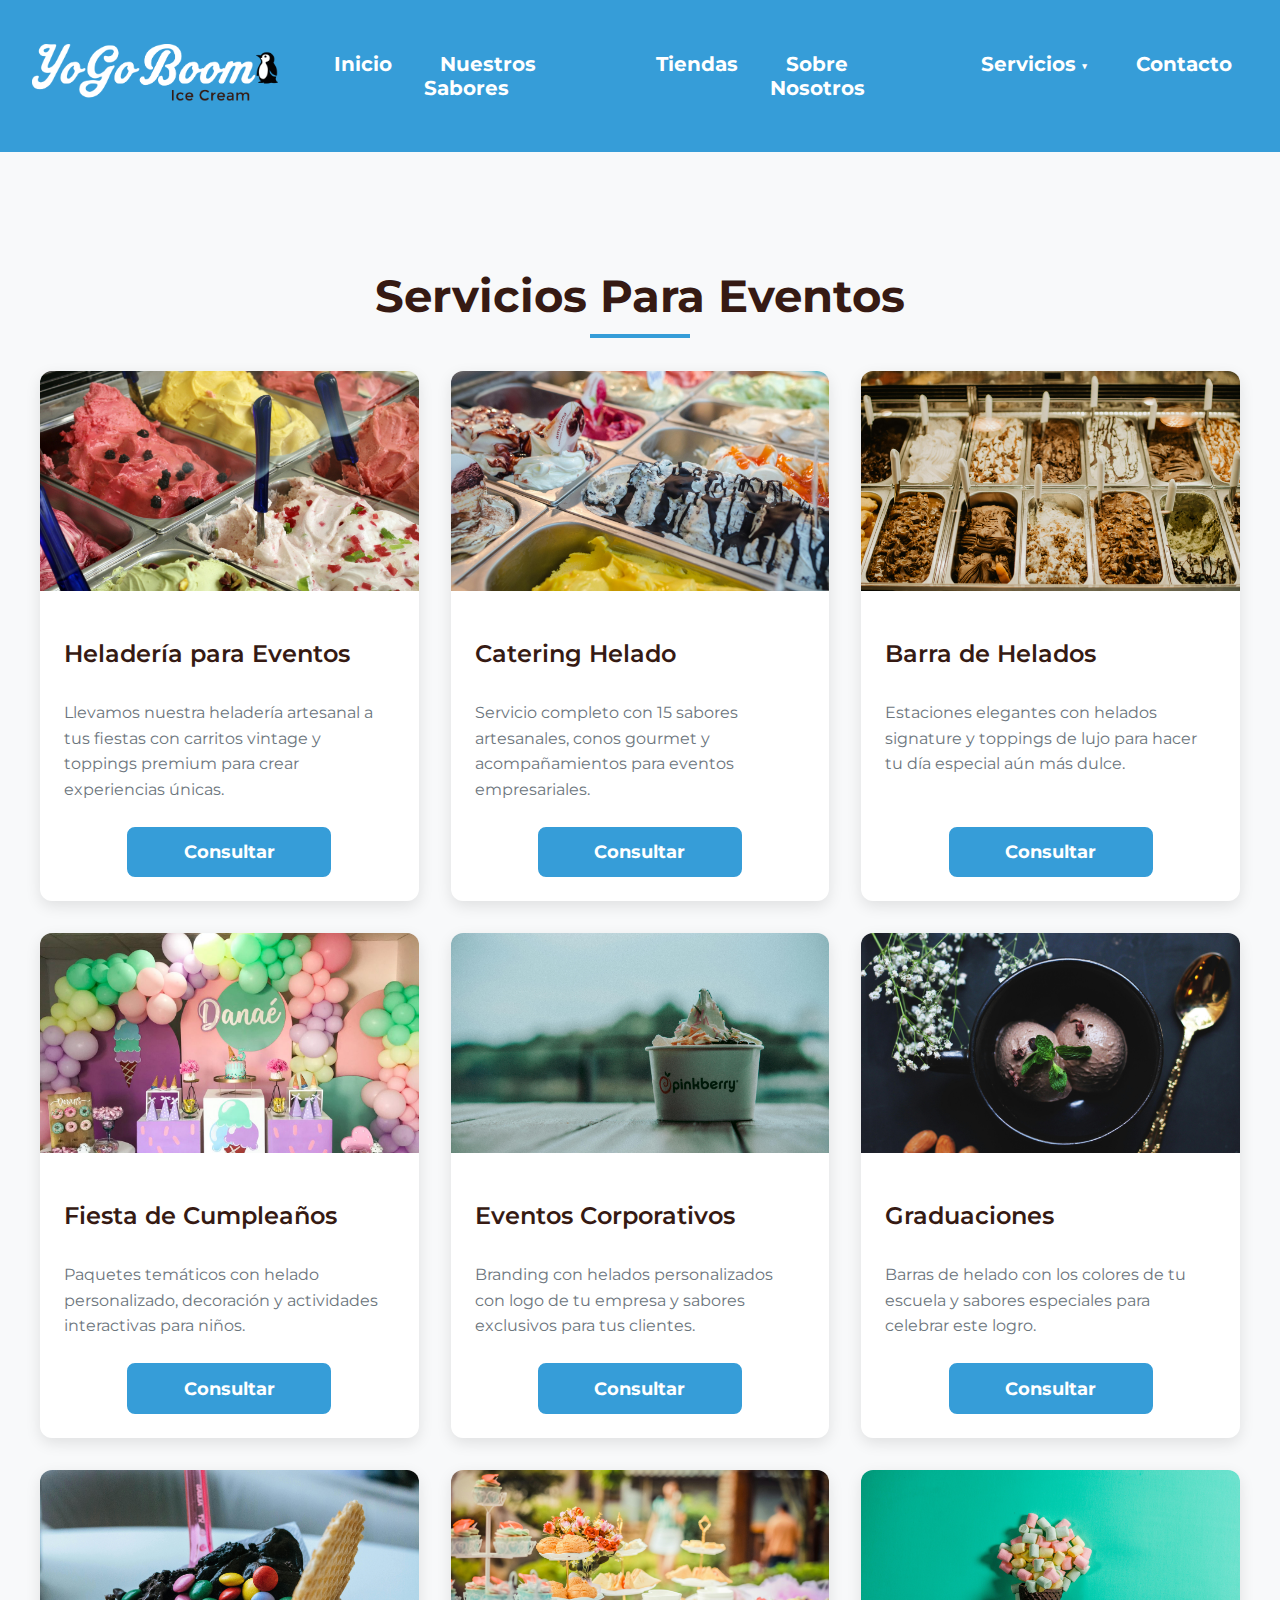
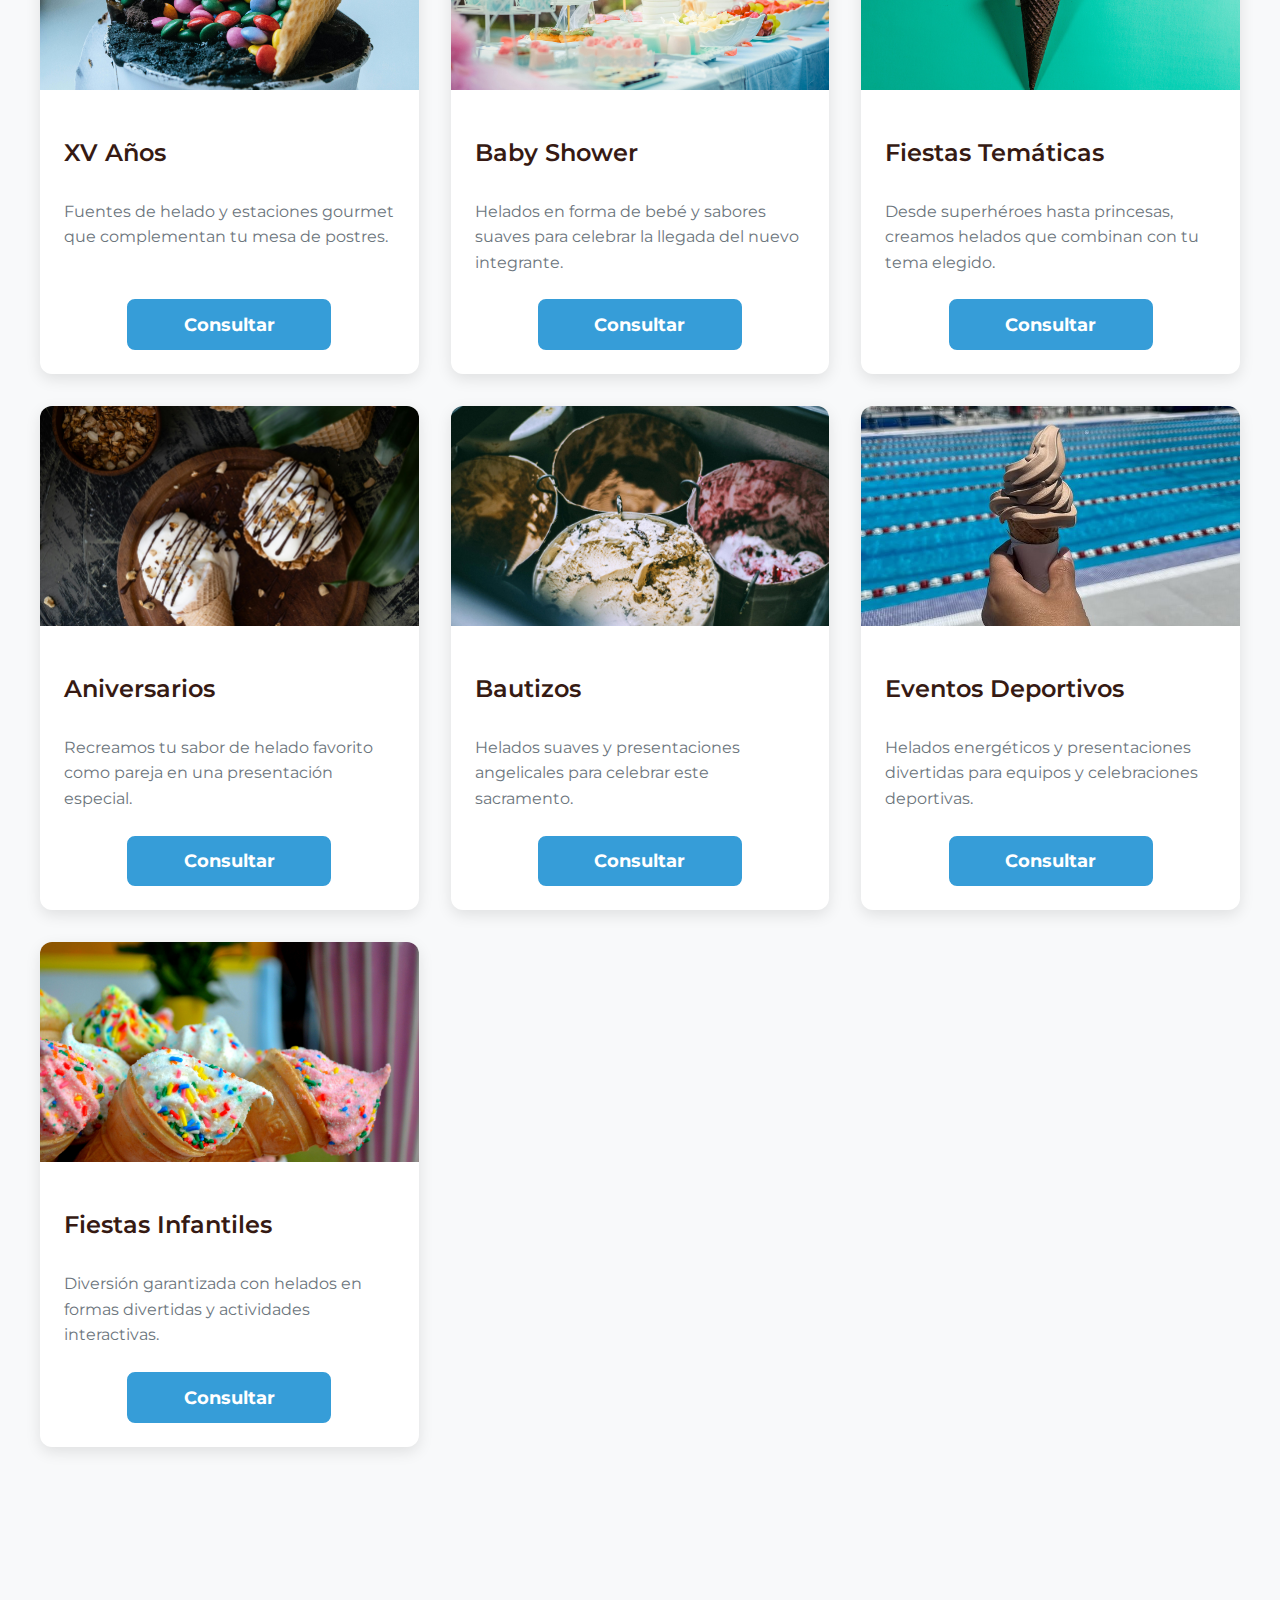
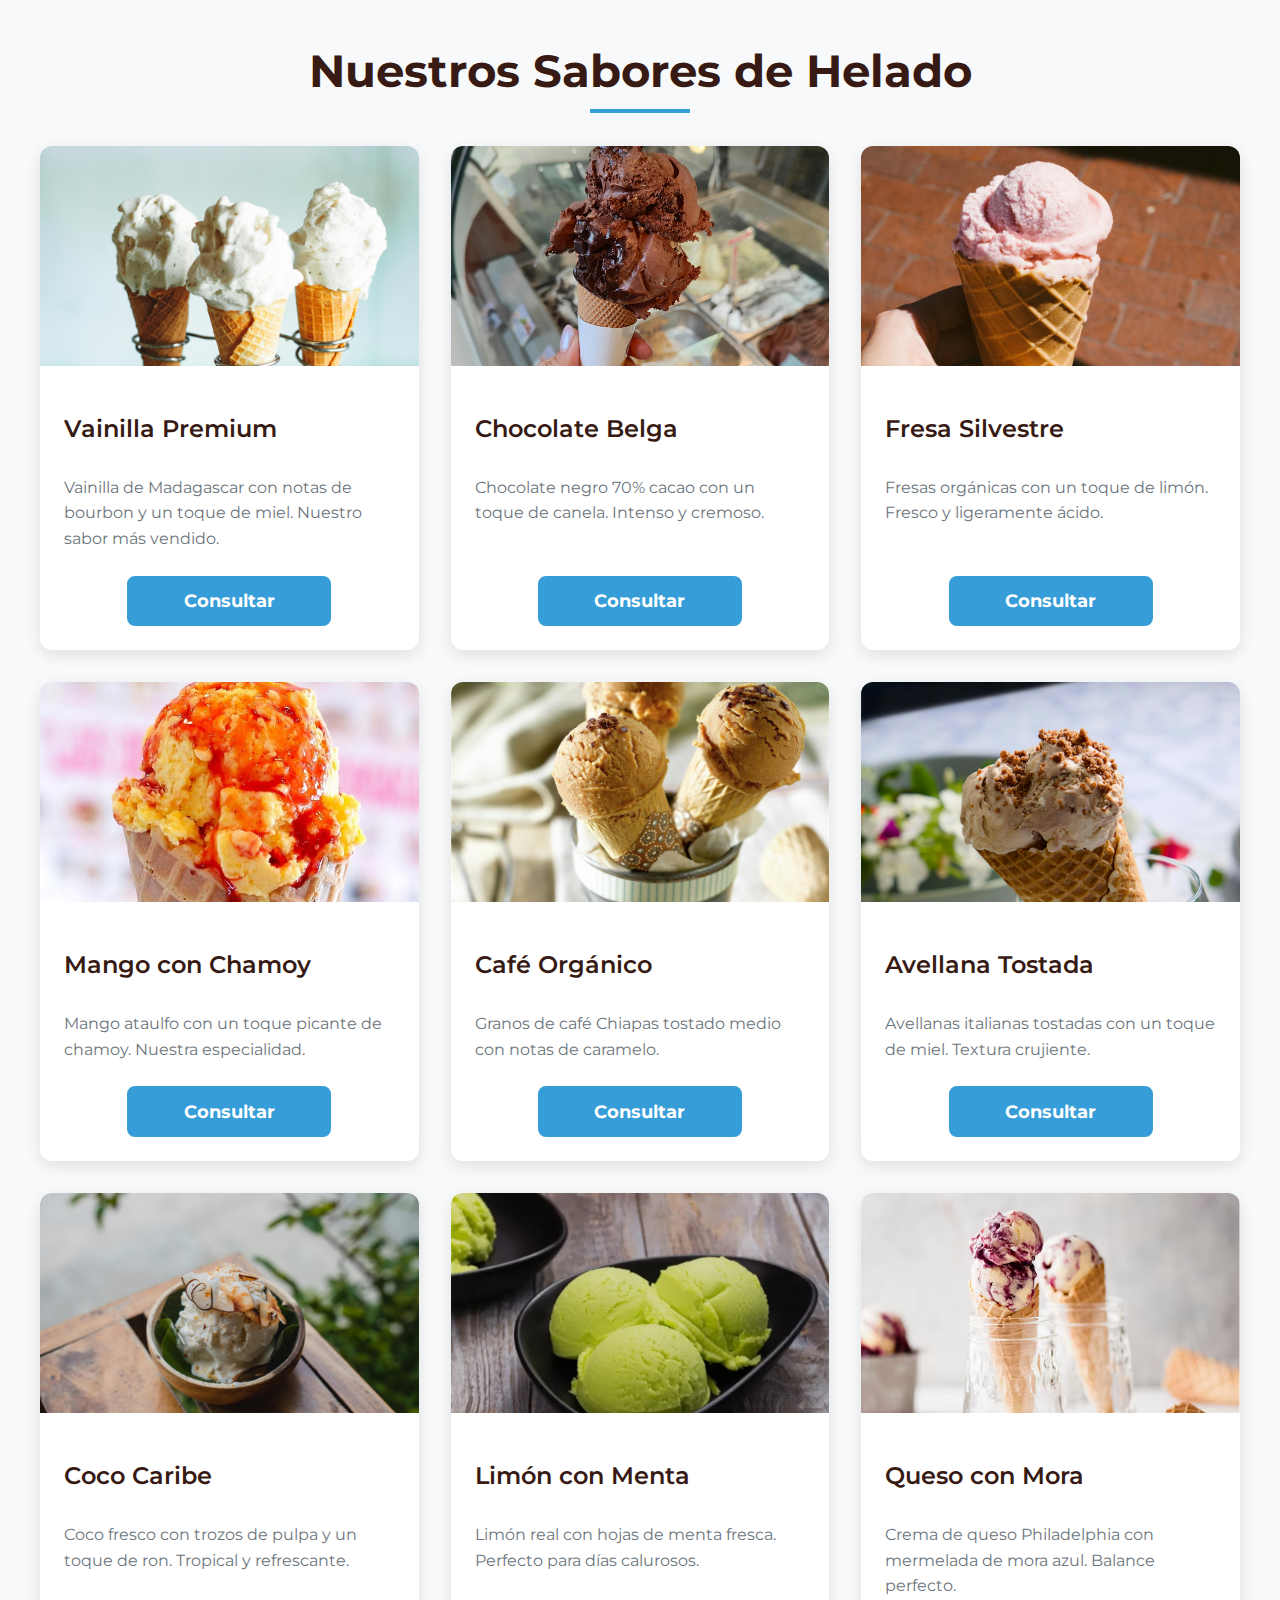
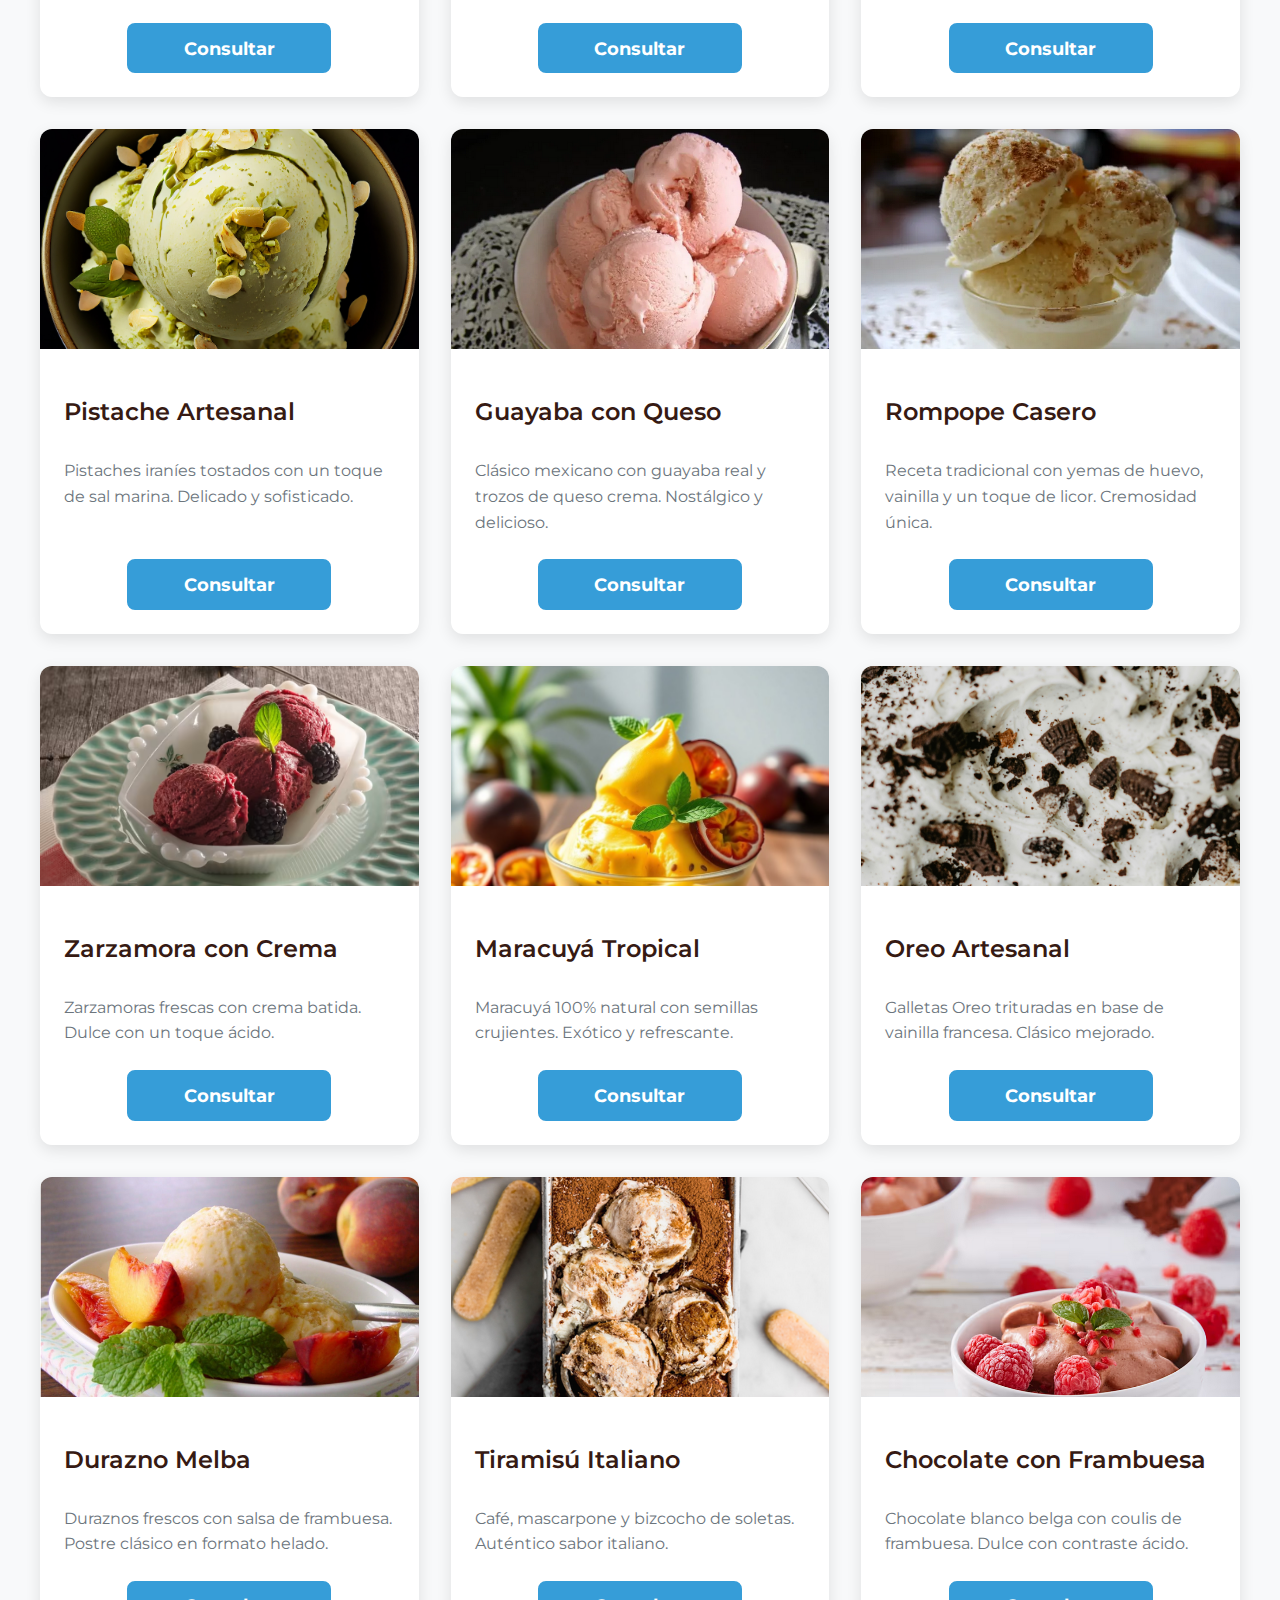
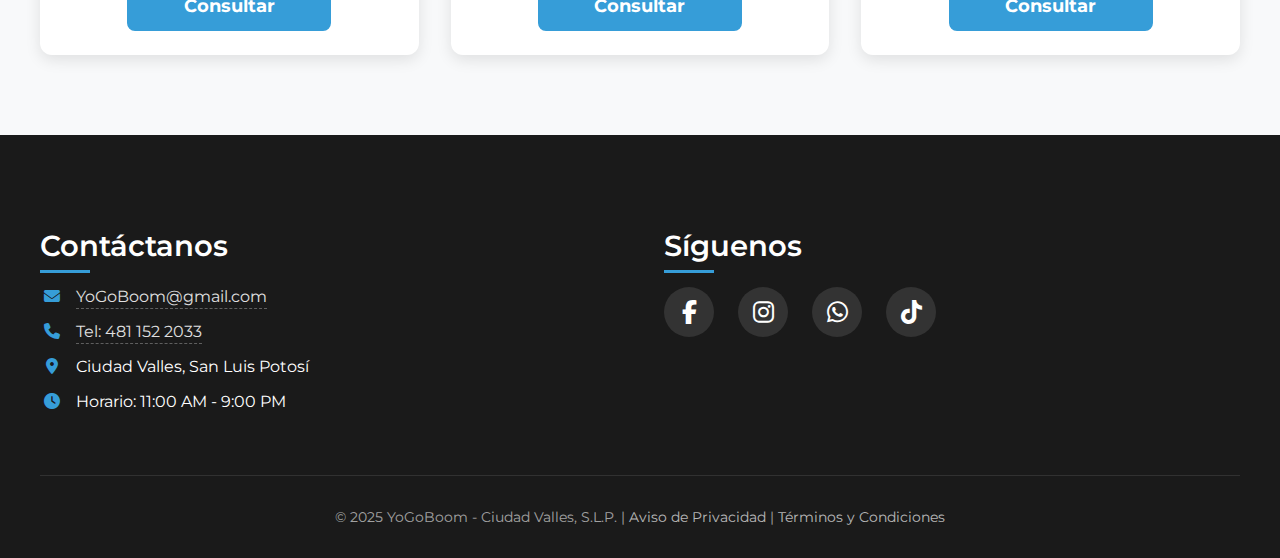
<file: servicios/eventos.html>
<!DOCTYPE html>
<html lang="en">
<head>
    <meta charset="UTF-8">
    <meta name="viewport" content="width=device-width, initial-scale=1.0">
    <link rel="stylesheet" href="../estilos/styles.css">
    <link rel="icon" href="../images/icono.png" type="image/x-icon">
    <link rel="preconnect" href="https://fonts.googleapis.com">
    <link rel="preconnect" href="https://fonts.gstatic.com" crossorigin>
    <link href="https://fonts.googleapis.com/css2?family=Montserrat:ital,wght@0,100..900;1,100..900&display=swap" rel="stylesheet">
    <link rel="stylesheet" href="https://cdnjs.cloudflare.com/ajax/libs/font-awesome/6.4.0/css/all.min.css">
    <script src="../js/hamburguesa.js"></script>
    <title>YoGoBoom | Eventos</title>
</head>
<body>
    <nav class="navegacion-pagina">
        <a href="../index.html" class="logo-link">
            <img src="../images/logo-menu.webp" alt="YoGoBoom - Helados de Yogurt" class="logo-menu">
        </a>
        <button class="menu-toggle" id="menu-toggle">
            <span></span>
            <span></span>
            <span></span>
        </button>
        <ul class="menu" id="menu">
            <li><a href="../index.html">Inicio</a></li>
            <li><a href="../pages/nuestros_sabores.html">Nuestros Sabores</a></li>
            <li><a href="../pages/tienda_yogoboom.html">Tiendas</a></li>
            <li><a href="../pages/sobre_nosotros.html">Sobre Nosotros</a></li>
            <li class="menu-desplegable">
                <a href="eventos.html">Servicios</a>
                <ul class="submenu">
                    <li><a href="#servicios-eventos">Eventos</a></li>
                    <li><a href="#sabores-helado">Sabores de Helados</a></li>
                </ul>
            </li>
            <li><a href="../pages/contacto.html">Contacto</a></li>
        </ul>
    </nav>

        <section id="servicios-eventos" class="servicios-container">
            <h2 class="titulo-seccion">Servicios Para Eventos</h2>
            <div class="grid-servicios">
                <div class="servicio-card">
                    <div class="servicio-imagen">
                        <img src="../images/helados-hero.webp" alt="Servicio de Eventos">
                    </div>
                    <div class="servicio-info">
                        <h3>Heladería para Eventos</h3>
                        <p>Llevamos nuestra heladería artesanal a tus fiestas con carritos vintage y toppings premium para crear experiencias únicas.</p>
                        <a href="https://wa.me/524811522033?text=Me%20interesa%20el%20servicio%20de%20Heladería%20para%20Eventos" class="btn-whatsapp">Consultar</a>
                    </div>
                </div>
    
                <div class="servicio-card">
                    <div class="servicio-imagen">
                        <img src="../images/catering-helado.webp" alt="Servicio de Catering">
                    </div>
                    <div class="servicio-info">
                        <h3>Catering Helado</h3>
                        <p>Servicio completo con 15 sabores artesanales, conos gourmet y acompañamientos para eventos empresariales.</p>
                        <a href="https://wa.me/524811522033?text=Me%20interesa%20el%20servicio%20de%20Catering%20Helado" class="btn-whatsapp">Consultar</a>
                    </div>
                </div>
    
                <div class="servicio-card">
                    <div class="servicio-imagen">
                        <img src="../images/helado-elegante.webp" alt="Servicio para Bodas">
                    </div>
                    <div class="servicio-info">
                        <h3>Barra de Helados</h3>
                        <p>Estaciones elegantes con helados signature y toppings de lujo para hacer tu día especial aún más dulce.</p>
                        <a href="https://wa.me/524811522033?text=Me%20interesa%20el%20servicio%20de%20Barra%20de%20Helados%20para%20Bodas" class="btn-whatsapp">Consultar</a>
                    </div>
                </div>
    
                <div class="servicio-card">
                    <div class="servicio-imagen">
                        <img src="../images/fiesta-cumpleaños.webp" alt="Servicio para Cumpleaños">
                    </div>
                    <div class="servicio-info">
                        <h3>Fiesta de Cumpleaños</h3>
                        <p>Paquetes temáticos con helado personalizado, decoración y actividades interactivas para niños.</p>
                        <a href="https://wa.me/524811522033?text=Me%20interesa%20el%20servicio%20de%20Fiesta%20de%20Cumpleaños" class="btn-whatsapp">Consultar</a>
                    </div>
                </div>
    
                <div class="servicio-card">
                    <div class="servicio-imagen">
                        <img src="../images/corporativo.webp" alt="Servicio Corporativo">
                    </div>
                    <div class="servicio-info">
                        <h3>Eventos Corporativos</h3>
                        <p>Branding con helados personalizados con logo de tu empresa y sabores exclusivos para tus clientes.</p>
                        <a href="https://wa.me/524811522033?text=Me%20interesa%20el%20servicio%20de%20Eventos%20Corporativos" class="btn-whatsapp">Consultar</a>
                    </div>
                </div>
    
                <div class="servicio-card">
                    <div class="servicio-imagen">
                        <img src="../images/graduaciones.webp" alt="Servicio para Graduaciones">
                    </div>
                    <div class="servicio-info">
                        <h3>Graduaciones</h3>
                        <p>Barras de helado con los colores de tu escuela y sabores especiales para celebrar este logro.</p>
                        <a href="https://wa.me/524811522033?text=Me%20interesa%20el%20servicio%20de%20Graduaciones" class="btn-whatsapp">Consultar</a>
                    </div>
                </div>
    
                <div class="servicio-card">
                    <div class="servicio-imagen">
                        <img src="../images/años.webp" alt="Servicio para XV Años">
                    </div>
                    <div class="servicio-info">
                        <h3>XV Años</h3>
                        <p>Fuentes de helado y estaciones gourmet que complementan tu mesa de postres.</p>
                        <a href="https://wa.me/524811522033?text=Me%20interesa%20el%20servicio%20de%20XV%20Años" class="btn-whatsapp">Consultar</a>
                    </div>
                </div>
    
                <div class="servicio-card">
                    <div class="servicio-imagen">
                        <img src="../images/baby.webp" alt="Servicio para Baby Shower">
                    </div>
                    <div class="servicio-info">
                        <h3>Baby Shower</h3>
                        <p>Helados en forma de bebé y sabores suaves para celebrar la llegada del nuevo integrante.</p>
                        <a href="https://wa.me/524811522033?text=Me%20interesa%20el%20servicio%20de%20Baby%20Shower" class="btn-whatsapp">Consultar</a>
                    </div>
                </div>
    
                <div class="servicio-card">
                    <div class="servicio-imagen">
                        <img src="../images/tematica.webp" alt="Servicio para Fiestas Temáticas">
                    </div>
                    <div class="servicio-info">
                        <h3>Fiestas Temáticas</h3>
                        <p>Desde superhéroes hasta princesas, creamos helados que combinan con tu tema elegido.</p>
                        <a href="https://wa.me/524811522033?text=Me%20interesa%20el%20servicio%20de%20Fiestas%20Temáticas" class="btn-whatsapp">Consultar</a>
                    </div>
                </div>
    
                <div class="servicio-card">
                    <div class="servicio-imagen">
                        <img src="../images/aniversario.webp" alt="Servicio para Aniversarios">
                    </div>
                    <div class="servicio-info">
                        <h3>Aniversarios</h3>
                        <p>Recreamos tu sabor de helado favorito como pareja en una presentación especial.</p>
                        <a href="https://wa.me/524811522033?text=Me%20interesa%20el%20servicio%20de%20Aniversarios" class="btn-whatsapp">Consultar</a>
                    </div>
                </div>
    
                <div class="servicio-card">
                    <div class="servicio-imagen">
                        <img src="../images/bautizo.webp" alt="Servicio para Bautizos">
                    </div>
                    <div class="servicio-info">
                        <h3>Bautizos</h3>
                        <p>Helados suaves y presentaciones angelicales para celebrar este sacramento.</p>
                        <a href="https://wa.me/524811522033?text=Me%20interesa%20el%20servicio%20de%20Bautizos" class="btn-whatsapp">Consultar</a>
                    </div>
                </div>
    
                <div class="servicio-card">
                    <div class="servicio-imagen">
                        <img src="../images/deportivo.webp" alt="Servicio para Eventos Deportivos">
                    </div>
                    <div class="servicio-info">
                        <h3>Eventos Deportivos</h3>
                        <p>Helados energéticos y presentaciones divertidas para equipos y celebraciones deportivas.</p>
                        <a href="https://wa.me/524811522033?text=Me%20interesa%20el%20servicio%20de%20Eventos%20Deportivos" class="btn-whatsapp">Consultar</a>
                    </div>
                </div>
    
                <div class="servicio-card">
                    <div class="servicio-imagen">
                        <img src="../images/infantil.webp" alt="Servicio para Fiestas Infantiles">
                    </div>
                    <div class="servicio-info">
                        <h3>Fiestas Infantiles</h3>
                        <p>Diversión garantizada con helados en formas divertidas y actividades interactivas.</p>
                        <a href="https://wa.me/524811522033?text=Me%20interesa%20el%20servicio%20de%20Fiestas%20Infantiles" class="btn-whatsapp">Consultar</a>
                    </div>
                </div>
            </div>
        </section>

        <section id="sabores-helado" class="servicios-container">
            <h2 class="titulo-seccion">Nuestros Sabores de Helado</h2>
            <div class="grid-servicios">
                <div class="servicio-card">
                    <div class="servicio-imagen">
                        <img src="../images/vainilla.webp" alt="Vainilla Premium">
                    </div>
                    <div class="servicio-info">
                        <h3>Vainilla Premium</h3>
                        <p>Vainilla de Madagascar con notas de bourbon y un toque de miel. Nuestro sabor más vendido.</p>
                        <a href="https://wa.me/524811522033?text=Me%20interesa%20el%20sabor%20Vainilla%20Premium" class="btn-whatsapp">Consultar</a>
                    </div>
                </div>

                <div class="servicio-card">
                    <div class="servicio-imagen">
                        <img src="../images/chocolate.webp" alt="Chocolate Belga">
                    </div>
                    <div class="servicio-info">
                        <h3>Chocolate Belga</h3>
                        <p>Chocolate negro 70% cacao con un toque de canela. Intenso y cremoso.</p>
                        <a href="https://wa.me/524811522033?text=Me%20interesa%20el%20sabor%20Chocolate%20Belga" class="btn-whatsapp">Consultar</a>
                    </div>
                </div>

                <div class="servicio-card">
                    <div class="servicio-imagen">
                        <img src="../images/fresa.webp" alt="Fresa Silvestre">
                    </div>
                    <div class="servicio-info">
                        <h3>Fresa Silvestre</h3>
                        <p>Fresas orgánicas con un toque de limón. Fresco y ligeramente ácido.</p>
                        <a href="https://wa.me/524811522033?text=Me%20interesa%20el%20sabor%20Fresa%20Silvestre" class="btn-whatsapp">Consultar</a>
                    </div>
                </div>

                <div class="servicio-card">
                    <div class="servicio-imagen">
                        <img src="../images/mango-chamoy.webp" alt="Mango Habanero">
                    </div>
                    <div class="servicio-info">
                        <h3>Mango con Chamoy</h3>
                        <p>Mango ataulfo con un toque picante de chamoy. Nuestra especialidad.</p>
                        <a href="https://wa.me/524811522033?text=Me%20interesa%20el%20sabor%20Mango%20Habanero" class="btn-whatsapp">Consultar</a>
                    </div>
                </div>

                <div class="servicio-card">
                    <div class="servicio-imagen">
                        <img src="../images/cafe-avellana.webp" alt="Café Orgánico">
                    </div>
                    <div class="servicio-info">
                        <h3>Café Orgánico</h3>
                        <p>Granos de café Chiapas tostado medio con notas de caramelo.</p>
                        <a href="https://wa.me/524811522033?text=Me%20interesa%20el%20sabor%20Café%20Orgánico" class="btn-whatsapp">Consultar</a>
                    </div>
                </div>

                <div class="servicio-card">
                    <div class="servicio-imagen">
                        <img src="../images/avellana.webp" alt="Avellana Tostada">
                    </div>
                    <div class="servicio-info">
                        <h3>Avellana Tostada</h3>
                        <p>Avellanas italianas tostadas con un toque de miel. Textura crujiente.</p>
                        <a href="https://wa.me/524811522033?text=Me%20interesa%20el%20sabor%20Avellana%20Tostada" class="btn-whatsapp">Consultar</a>
                    </div>
                </div>

                <div class="servicio-card">
                    <div class="servicio-imagen">
                        <img src="../images/coco.webp" alt="Coco Caribe">
                    </div>
                    <div class="servicio-info">
                        <h3>Coco Caribe</h3>
                        <p>Coco fresco con trozos de pulpa y un toque de ron. Tropical y refrescante.</p>
                        <a href="https://wa.me/524811522033?text=Me%20interesa%20el%20sabor%20Coco%20Caribe" class="btn-whatsapp">Consultar</a>
                    </div>
                </div>

                <div class="servicio-card">
                    <div class="servicio-imagen">
                        <img src="../images/limon.webp" alt="Limón con Menta">
                    </div>
                    <div class="servicio-info">
                        <h3>Limón con Menta</h3>
                        <p>Limón real con hojas de menta fresca. Perfecto para días calurosos.</p>
                        <a href="https://wa.me/524811522033?text=Me%20interesa%20el%20sabor%20Limón%20con%20Menta" class="btn-whatsapp">Consultar</a>
                    </div>
                </div>

                <div class="servicio-card">
                    <div class="servicio-imagen">
                        <img src="../images/queso-mora.webp" alt="Queso con Mora">
                    </div>
                    <div class="servicio-info">
                        <h3>Queso con Mora</h3>
                        <p>Crema de queso Philadelphia con mermelada de mora azul. Balance perfecto.</p>
                        <a href="https://wa.me/524811522033?text=Me%20interesa%20el%20sabor%20Queso%20con%20Mora" class="btn-whatsapp">Consultar</a>
                    </div>
                </div>

                <div class="servicio-card">
                    <div class="servicio-imagen">
                        <img src="../images/pistache.webp" alt="Pistache Artesanal">
                    </div>
                    <div class="servicio-info">
                        <h3>Pistache Artesanal</h3>
                        <p>Pistaches iraníes tostados con un toque de sal marina. Delicado y sofisticado.</p>
                        <a href="https://wa.me/524811522033?text=Me%20interesa%20el%20sabor%20Pistache%20Artesanal" class="btn-whatsapp">Consultar</a>
                    </div>
                </div>

                <div class="servicio-card">
                    <div class="servicio-imagen">
                        <img src="../images/guayaba.webp" alt="Guayaba con Queso">
                    </div>
                    <div class="servicio-info">
                        <h3>Guayaba con Queso</h3>
                        <p>Clásico mexicano con guayaba real y trozos de queso crema. Nostálgico y delicioso.</p>
                        <a href="https://wa.me/524811522033?text=Me%20interesa%20el%20sabor%20Guayaba%20con%20Queso" class="btn-whatsapp">Consultar</a>
                    </div>
                </div>

                <div class="servicio-card">
                    <div class="servicio-imagen">
                        <img src="../images/rompope.webp" alt="Rompope Casero">
                    </div>
                    <div class="servicio-info">
                        <h3>Rompope Casero</h3>
                        <p>Receta tradicional con yemas de huevo, vainilla y un toque de licor. Cremosidad única.</p>
                        <a href="https://wa.me/524811522033?text=Me%20interesa%20el%20sabor%20Rompope%20Casero" class="btn-whatsapp">Consultar</a>
                    </div>
                </div>

                <div class="servicio-card">
                    <div class="servicio-imagen">
                        <img src="../images/zarzamora.webp" alt="Zarzamora con Crema">
                    </div>
                    <div class="servicio-info">
                        <h3>Zarzamora con Crema</h3>
                        <p>Zarzamoras frescas con crema batida. Dulce con un toque ácido.</p>
                        <a href="https://wa.me/524811522033?text=Me%20interesa%20el%20sabor%20Zarzamora%20con%20Crema" class="btn-whatsapp">Consultar</a>
                    </div>
                </div>

                <div class="servicio-card">
                    <div class="servicio-imagen">
                        <img src="../images/maracuya.webp" alt="Maracuyá Tropical">
                    </div>
                    <div class="servicio-info">
                        <h3>Maracuyá Tropical</h3>
                        <p>Maracuyá 100% natural con semillas crujientes. Exótico y refrescante.</p>
                        <a href="https://wa.me/524811522033?text=Me%20interesa%20el%20sabor%20Maracuyá%20Tropical" class="btn-whatsapp">Consultar</a>
                    </div>
                </div>

                <div class="servicio-card">
                    <div class="servicio-imagen">
                        <img src="../images/oreo.webp" alt="Oreo Artesanal">
                    </div>
                    <div class="servicio-info">
                        <h3>Oreo Artesanal</h3>
                        <p>Galletas Oreo trituradas en base de vainilla francesa. Clásico mejorado.</p>
                        <a href="https://wa.me/524811522033?text=Me%20interesa%20el%20sabor%20Oreo%20Artesanal" class="btn-whatsapp">Consultar</a>
                    </div>
                </div>

                <div class="servicio-card">
                    <div class="servicio-imagen">
                        <img src="../images/durazno.webp" alt="Durazno Melba">
                    </div>
                    <div class="servicio-info">
                        <h3>Durazno Melba</h3>
                        <p>Duraznos frescos con salsa de frambuesa. Postre clásico en formato helado.</p>
                        <a href="https://wa.me/524811522033?text=Me%20interesa%20el%20sabor%20Durazno%20Melba" class="btn-whatsapp">Consultar</a>
                    </div>
                </div>

                <div class="servicio-card">
                    <div class="servicio-imagen">
                        <img src="../images/tiramizu.webp" alt="Tiramisú Italiano">
                    </div>
                    <div class="servicio-info">
                        <h3>Tiramisú Italiano</h3>
                        <p>Café, mascarpone y bizcocho de soletas. Auténtico sabor italiano.</p>
                        <a href="https://wa.me/524811522033?text=Me%20interesa%20el%20sabor%20Tiramisú%20Italiano" class="btn-whatsapp">Consultar</a>
                    </div>
                </div>

                <div class="servicio-card">
                    <div class="servicio-imagen">
                        <img src="../images/chocolate-frambuesa.webp" alt="Chocolate Blanco con Frambuesa">
                    </div>
                    <div class="servicio-info">
                        <h3>Chocolate con Frambuesa</h3>
                        <p>Chocolate blanco belga con coulis de frambuesa. Dulce con contraste ácido.</p>
                        <a href="https://wa.me/524811522033?text=Me%20interesa%20el%20sabor%20Chocolate%20con%20Frambuesa" class="btn-whatsapp">Consultar</a>
                    </div>
                </div>
            </div>
        </section>

    <footer>
        <div class="footer-content">
            <div class="contacto">
                <h3>Contáctanos</h3>
                <p>
                    <i class="fas fa-envelope"></i> 
                    <a href="mailto:manuelnava240678@gmail.com?subject=Consulta%20YoGoBoom&body=Hola,%20me%20gustaría%20saber%20más%20sobre..." class="contacto-link">
                        YoGoBoom@gmail.com
                    </a>
                </p>
                <p>
                    <i class="fas fa-phone"></i> 
                    <a href="tel:+524811522033" class="contacto-link">
                        Tel: 481 152 2033
                    </a>
                </p>
                <p><i class="fas fa-map-marker-alt"></i> Ciudad Valles, San Luis Potosí</p>
                <p><i class="fas fa-clock"></i> Horario: 11:00 AM - 9:00 PM</p>
            </div>
            
            <div class="redes">
                <h3>Síguenos</h3>
                <div class="social-links">
                    <a href="#" aria-label="Facebook"><i class="fab fa-facebook-f"></i></a>
                    <a href="#" aria-label="Instagram"><i class="fab fa-instagram"></i></a>
                    <a href="https://wa.me/524811522033" aria-label="WhatsApp"><i class="fab fa-whatsapp"></i></a>
                    <a href="#" aria-label="TikTok"><i class="fab fa-tiktok"></i></a>
                </div>
            </div>
        </div>
        <p class="copyright">
            © 2025 YoGoBoom - Ciudad Valles, S.L.P. | 
            <a href="#">Aviso de Privacidad</a> | 
            <a href="#">Términos y Condiciones</a>
        </p>
    </footer>
</body>
</html>
</file>
<file: estilos/styles.css>
body, html{
    margin: 0;
    padding: 0;
    width: 100%;
    overflow-x: hidden;
    font-family: 'Montserrat', sans-serif;
    scroll-behavior: smooth;
}
.navegacion-pagina{
    background-color: #369DD8; 
    display: flex;
    justify-content: space-between;
    align-items: center;
    padding: 2rem 2rem;
    box-shadow: 0 2px 5px rgba(0,0,0,0.1);
}
.logo-menu{
    height: 60px; 
    width: auto; 
    transition: all 0.3s ease; 
}
.logo-menu:hover{
    opacity: 0.8;
    transform: scale(1.03); 
}
.menu{
    display: flex;
    list-style: none;
    font-size: 20px;
    gap: 1rem;
    font-family: 'Montserrat', sans-serif;
}
.menu li a{
    text-decoration: none;
    color: #ffffff;
    font-weight: bold;
    padding: 0.5rem 1rem;
    transition: all 0.3s ease;
}
.menu li a:hover{
    color: #361A13;
}
.menu-toggle{
    display: none; 
    background: none;
    border: none;
    cursor: pointer;
    padding: 10px;
    z-index: 1000;
}
.menu-toggle span{
    display: block;
    width: 25px;
    height: 3px;
    background-color: white;
    margin: 4px 0;
    transition: all 0.3s ease;
}
/******************** Estilos para el menú desplegable ***************/
.menu-desplegable{
    position: relative;
}
.menu-desplegable .submenu{
    display: none;
    position: absolute;
    top: 100%;
    left: 0;
    background-color: #fff;
    min-width: 160px; 
    box-shadow: 0 3px 10px rgba(0,0,0,0.15);
    z-index: 1000;
    border-radius: 0 0 8px 8px;
    overflow: hidden;
}
.menu-desplegable:hover .submenu{
    display: block;
}
.menu-desplegable .submenu li{
    padding: 8px 12px;
    border-bottom: 1px solid rgba(238, 238, 238, 0.5);
    transition: all 0.2s ease;
}
.menu-desplegable .submenu li:last-child{
    border-bottom: none;
}
.menu-desplegable .submenu a{
    color: #555; 
    text-decoration: none;
    display: block;
    font-size: 0.9em; 
    font-weight: 500; 
}
.menu-desplegable .submenu a:hover{
    color: #369DD8; 
    background-color: rgba(54, 157, 216, 0.05); 
}
.menu-desplegable > a::after{
    content: "▼";
    font-size: 0.6em;
    margin-left: 5px;
    vertical-align: middle;
}
/*********************************Hero Section***************************************/
.hero {
    background: linear-gradient(rgba(0, 0, 0, 0.6), rgba(12, 27, 30, 0.6)), 
    url('../images/helado.webp') center 50%/100% no-repeat;
    height: 80vh;
    min-height: 500px;
    display: flex;
    background-color: #369DD8;
    align-items: center;
    justify-content: center;
    text-align: center;
    color: white;
    padding: 0 2rem;
}
.hero-contenido{
    max-width: 800px;
}   
.hero h1{
    font-family: 'Montserrat', sans-serif;
    font-size: 3.5rem;
    margin-bottom: 1rem;
}  
.hero p{
    font-family: 'Montserrat', sans-serif;
    font-size: 1.5rem;
    margin-bottom: 2rem;
    line-height: 1.6;
}
/***********************************Sección Sabores**************************************/
.sabores{
    padding: 3rem 1rem;
    background-color: #f8f9fa;
    text-align: center;
}
.sabores h2{
    font-family: 'Montserrat', sans-serif;
    font-size: 2.8rem;
    color: #361A13;
    margin-bottom: 3rem;
    position: relative;
}
.sabores h2::after{
    content: '';
    position: absolute;
    width: 100px;
    height: 4px;
    background-color: #369DD8;
    bottom: -15px;
    left: 50%;
    transform: translateX(-50%);
}
.grid-sabores{
    display: flex;
    justify-content: center;
    gap: 1.5rem;
    flex-wrap: wrap;
    max-width: 1000px;
    margin: 0 auto;
}
.sabor{
    width: 300px;
    background: white;
    border-radius: 10px;
    overflow: hidden;
    box-shadow: 0 3px 10px rgba(0,0,0,0.1);
    transition: all 0.3s ease;
    border: 1px solid #e9ecef;
}
.sabor:hover{
    box-shadow: 0 12px 20px rgba(54, 157, 216, 0.15);
}
.sabor img{
    width: 100%;
    height: 220px;
    object-fit: cover;
    object-position: center 30%; 
    border-bottom: 3px solid #369DD8;
}
.sabor h3{
    font-family: 'Montserrat', sans-serif;
    color: #361A13;
    font-size: 1.6rem;
    margin: 1.5rem 0 0.8rem;
    padding: 0 1.5rem;
}
.sabor p{
    font-family: 'Montserrat', sans-serif;
    color: #6c757d;
    font-size: 1.1rem;
    padding: 0 1.5rem 2rem;
    line-height: 1.6;
}
.btn{
    display: inline-block;
    background-color: #369DD8;
    color: white;
    margin-top: 90px;
    padding: 1rem 2.5rem;
    border-radius: 8px;
    text-decoration: none;
    font-family: 'Montserrat', sans-serif;
    font-weight: bold;
    font-size: 1.2rem;
    transition: all 0.3s ease;
    border: 2px solid #369DD8;
}
.btn:hover{
    background-color: transparent;
    color: #369DD8;
    box-shadow: 0 5px 15px rgba(54, 157, 216, 0.3);
}
/**********************************Sección Ventajas*********************************/
.ventajas {
    padding: 4rem 1rem;
    background-color: white;
    text-align: center;
}
.ventajas h2{
    font-family: 'Montserrat', sans-serif;
    font-size: 2.8rem;
    color: #361A13;
    margin-bottom: 3rem;
    position: relative;
}
.ventajas h2::after{
    content: '';
    position: absolute;
    width: 100px;
    height: 4px;
    background-color: #369DD8;
    bottom: -15px;
    left: 50%;
    transform: translateX(-50%);
}
.caracteristicas {
    display: flex;
    justify-content: center;
    flex-wrap: wrap;
    gap: 2rem;
    max-width: 1200px;
    margin: 0 auto;
}
.caracteristica {
    flex: 1;
    min-width: 250px;
    max-width: 300px;
    padding: 2rem;
    border-radius: 12px;
    transition: all 0.3s ease;
    background-color: #f8f9fa;
    box-shadow: 0 5px 15px rgba(54, 157, 216, 0.05);
    text-align: center;
}
.caracteristica:hover{
    box-shadow: 0 10px 25px rgba(54, 157, 216, 0.15);
}
.caracteristica h3{
    font-family: 'Montserrat', sans-serif;
    color: #361A13;
    font-size: 1.5rem;
    margin-bottom: 1rem;
}
.caracteristica p{
    font-family: 'Montserrat', sans-serif;
    color: #6c757d;
    font-size: 1.1rem;
    line-height: 1.6;
}
/********************Sección de Promoción************************/
.promocion{
    padding: 4rem 2rem;
    text-align: center;
    background-color: rgba(54, 157, 216, 0.08); /* Azul muy suave */
    margin: 3rem 0;
    border-top: 1px solid rgba(54, 157, 216, 0.2);
    border-bottom: 1px solid rgba(54, 157, 216, 0.2);
}
.promocion h2{
    font-family: 'Montserrat', sans-serif;
    font-size: 2.5rem;
    color: #361A13; /* Marrón oscuro como tus títulos */
    margin-bottom: 1rem;
    position: relative;
}
.promocion h2::after{
    content: '';
    position: absolute;
    width: 80px;
    height: 4px;
    background-color: #369DD8; /* Azul principal */
    bottom: -12px;
    left: 50%;
    transform: translateX(-50%);
}
.promocion p{
    font-family: 'Montserrat', sans-serif;
    font-size: 1.4rem;
    color: #6c757d; /* Gris oscuro para texto */
    margin-bottom: 2rem;
    font-weight: 500;
}
.btn-promo{
    display: inline-block;
    background-color: #369DD8; /* Azul principal */
    color: white;
    padding: 1rem 2.5rem;
    border-radius: 8px; /* Igual que tus otros botones */
    text-decoration: none;
    font-family: 'Montserrat', sans-serif;
    font-weight: bold;
    font-size: 1.2rem;
    transition: all 0.3s ease;
    box-shadow: 0 4px 8px rgba(54, 157, 216, 0.3);
    border: 2px solid #369DD8;
}
.btn-promo:hover{
    background-color: transparent;
    color: #369DD8;
    box-shadow: 0 6px 12px rgba(54, 157, 216, 0.4);
}
/********************** Proceso**********************/
.proceso{
    padding: 5rem 2rem;
    background-color: #f9f9f9;
    text-align: center;
}
.proceso h2{
    font-family: 'Montserrat', sans-serif;
}
.pasos{
    display: flex;
    justify-content: center;
    flex-wrap: wrap;
    gap: 2rem;
    max-width: 1200px;
    margin: 3rem auto 0;
}
.paso{
    flex: 1;
    min-width: 200px;
    max-width: 250px;
    padding: 2rem;
    background: white;
    border-radius: 12px;
    box-shadow: 0 5px 15px rgba(0,0,0,0.05);
    position: relative;
}
.paso h3{
    font-family: 'Montserrat', sans-serif;
}
.paso p{
    line-height: 1.5;
    font-family: 'Montserrat', sans-serif;
}
.paso-numero{
    font-family: 'Montserrat', sans-serif;
    width: 50px;
    height: 50px;
    background: #369DD8;
    color: white;
    border-radius: 50%;
    display: flex;
    align-items: center;
    justify-content: center;
    font-size: 1.5rem;
    font-weight: bold;
    margin: -40px auto 1.5rem;
    position: relative;
    z-index: 1;
}
/***********************Sección Ubicación***************************/
.ubicacion{
    padding: 4rem 1rem;
    background-color: #f9f9f9;
    text-align: center;
}
.ubicacion h2{
    font-family: 'Montserrat', sans-serif;
    font-size: 2.5rem;
    color: #361A13;
    margin-bottom: 2rem;
    position: relative;
}
.ubicacion h2::after{
    content: '';
    position: absolute;
    width: 80px;
    height: 4px;
    background-color: #369DD8;
    bottom: -12px;
    left: 50%;
    transform: translateX(-50%);
}
.mapa-container{
    max-width: 1200px;
    margin: 2rem auto;
    border-radius: 12px;
    overflow: hidden;
    box-shadow: 0 5px 15px rgba(0,0,0,0.1);
    height: 450px;
}
.mapa-container iframe{
    width: 100%;
    height: 100%;
    border: none;
}
.info-ubicacion{
    max-width: 800px;
    margin: 2rem auto 0;
    padding: 1rem;
    background: white;
    border-radius: 8px;
    box-shadow: 0 3px 10px rgba(0,0,0,0.05);
}
.info-ubicacion p{
    font-family: 'Montserrat', sans-serif;
    color: #6c757d;
    margin: 1rem 0;
    display: flex;
    align-items: center;
    justify-content: center;
    gap: 10px;
}
.info-ubicacion i{
    color: #369DD8;
    font-size: 1.2rem;
}
/******************** Footer ************************/
footer{
    background-color: #1a1a1a;
    color: white;
    padding: 4rem 2rem 2rem;
    font-family: 'Montserrat', sans-serif;
}
.footer-content{
    display: grid;
    grid-template-columns: 1fr 1fr;
    max-width: 1200px;
    margin: 0 auto 3rem;
    gap: 3rem;
}
.contacto-link{
    color: #e0e0e0;
    text-decoration: none;
    transition: color 0.3s ease;
    border-bottom: 1px dashed rgba(255,255,255,0.3);
    padding-bottom: 2px;
}
.contacto-link:hover{
    color: #369DD8;
    border-bottom-color: #369DD8;
}
.contacto p i{
    color: #369DD8;
    width: 24px;
    text-align: center;
    margin-right: 8px;
}
.contacto h3, .redes h3{
    font-size: 1.8rem;
    margin-bottom: 1.5rem;
    color: white;
    position: relative;
    font-weight: 600;
}
.contacto h3::after, .redes h3::after{
    content: '';
    position: absolute;
    width: 50px;
    height: 3px;
    background-color: #369DD8;
    bottom: -10px;
    left: 0;
}
.social-links{
    display: flex;
    gap: 1.5rem;
    margin-bottom: 2rem;
}
.social-links a{
    display: inline-flex;
    align-items: center;
    justify-content: center;
    width: 50px;
    height: 50px;
    text-decoration: none;
    background-color: #333;
    color: white;
    border-radius: 50%;
    font-size: 1.5rem;
    transition: all 0.3s ease;
}
.social-links a:hover{
    background-color: #369DD8;
}
.copyright{
    text-align: center;
    font-size: 0.9rem;
    color: rgba(255,255,255,0.6);
    padding-top: 2rem;
    border-top: 1px solid rgba(255,255,255,0.1);
    max-width: 1200px;
    margin: 0 auto;
}
.copyright a{
    color: rgba(255,255,255,0.7);
    text-decoration: none;
    transition: color 0.3s ease;
}
.copyright a:hover{
    color: #369DD8;
}
/*****************************! Página de nuestros sabores !******************************/        
.categorias-sabores{
    padding: 4rem 2rem;
    background-color: #f9f9f9;
}        
.categoria-titulo{
    text-align: center;
    margin-bottom: 3rem;
    position: relative;
}        
.categoria-titulo h2{
    font-family: 'Montserrat', sans-serif;
    font-size: 2.5rem;
    color: #361A13;
    display: inline-block;
}        
.categoria-titulo h2::after{
    content: '';
    position: absolute;
    width: 80px;
    height: 4px;
    background-color: #369DD8;
    bottom: -15px;
    left: 50%;
    transform: translateX(-50%);
}  
.grid-sabores-detalle{
    display: grid;
    grid-template-columns: repeat(auto-fill, minmax(300px, 1fr));
    gap: 2rem;
    max-width: 1200px;
    margin: 0 auto;
}
.sabor-card{
    background: white;
    border-radius: 12px;
    overflow: hidden;
    box-shadow: 0 5px 15px rgba(0,0,0,0.1);
    display: flex; 
    flex-direction: column; 
    height: 100%; 
}
.sabor-imagen{
    height: 350px;
    overflow: hidden;
    position: relative;
    flex-shrink: 0;
}
.sabor-imagen img{
    width: 100%;
    height: 100%;
    object-fit: cover;
    object-position: center 30%;
    transition: transform 0.5s ease;
}
.sabor-info{
    font-family: 'Montserrat', sans-serif;
    padding: 1.5rem;
    flex-grow: 1; 
    display: flex;
    flex-direction: column;
}
.sabor-descripcion{
    color: #6c757d;
    margin-bottom: 1rem;
    line-height: 1.6;
    flex-grow: 1; 
    min-height: 80px; 
}
.sabor-precio{
    font-weight: bold;
    color: #361A13;
    font-size: 1.2rem;
    text-align: center;
    margin-top: auto; 
    padding-top: 1rem; 
    border-top: 1px solid #f0f0f0;
}
.info-heladeria{
    font-family: 'Montserrat', sans-serif;
    padding: 5rem 2rem;
    background-color: #369DD8;
    color: white;
    text-align: center;
}
.info-contenido{
    max-width: 800px;
    margin: 0 auto;
}
.info-contenido h2{
    font-size: 2.5rem;
    margin-bottom: 1.5rem;
}
.info-contenido p{
    font-size: 1.1rem;
    line-height: 1.8;
    margin-bottom: 2rem;
}
.btn-sabores{
    display: inline-block;
    background-color: white;
    color: #369DD8;
    padding: 1rem 2.5rem;
    border-radius: 50px;
    text-decoration: none;
    font-weight: bold;
    font-size: 1.1rem;
    transition: all 0.3s ease;
}
.btn-sabores:hover{
    background-color: #f0f0f0;
    box-shadow: 0 5px 15px rgba(0,0,0,0.1);
}
/**************************************! Página Tienda !******************************/
.tiendas-container{
    max-width: 1200px;
    margin: 3rem auto;
    padding: 0 2rem;
}
.grid-tiendas{
    display: grid;
    grid-template-columns: repeat(auto-fill, minmax(350px, 1fr));
    gap: 2rem;
}
.tienda-card{
    background: white;
    border-radius: 12px;
    overflow: hidden;
    box-shadow: 0 5px 15px rgba(0,0,0,0.1);
    transition: transform 0.3s ease, box-shadow 0.3s ease;
}
.tienda-card:hover{
    box-shadow: 0 15px 30px rgba(54, 157, 216, 0.2);
}
.tienda-imagen{
    height: 200px;
    overflow: hidden;
}
.tienda-imagen img{
    width: 100%;
    height: 100%;
    object-fit: cover;
}
.tienda-info{
    padding: 1.5rem;
    font-family: 'Montserrat', sans-serif;
}
.tienda-info h3{
    font-family: 'Montserrat', sans-serif;
    color: #361A13;
    font-size: 1.5rem;
    margin-bottom: 0.5rem;
}
.tienda-direccion{
    color: #6c757d;
    margin-bottom: 1rem;
    line-height: 1.6;
    display: flex;
    align-items: flex-start;
    gap: 0.5rem;
}
.tienda-direccion i{
    color: #369DD8;
    margin-top: 3px;
}
.tienda-horario{
    display: flex;
    align-items: center;
    gap: 0.5rem;
    color: #6c757d;
    margin-bottom: 0.5rem;
}
.tienda-horario i{
    color: #369DD8;
}
.tienda-contacto{
    display: flex;
    align-items: center;
    gap: 0.5rem;
    color: #6c757d;
    margin-bottom: 1rem;
}
.tienda-contacto i{
    color: #369DD8;
}
/*****************************! Página de servicios !******************************/
.servicios-container{
    padding: 5rem 2rem;
    background-color: #f8f9fa;
    font-family: 'Montserrat', sans-serif;
}
.titulo-seccion{
    font-size: 2.8rem;
    color: #361A13;
    text-align: center;
    margin-bottom: 3rem;
    position: relative;
}
.titulo-seccion::after{
    content: '';
    position: absolute;
    width: 100px;
    height: 4px;
    background-color: #369DD8;
    bottom: -15px;
    left: 50%;
    transform: translateX(-50%);
}
.grid-servicios{
    display: grid;
    grid-template-columns: repeat(auto-fill, minmax(300px, 1fr));
    gap: 2rem;
    max-width: 1200px;
    margin: 0 auto;
}
.servicio-card{
    background: white;
    border-radius: 12px;
    overflow: hidden;
    box-shadow: 0 5px 15px rgba(0,0,0,0.1);
    transition: all 0.3s ease;
    display: flex;
    flex-direction: column;
    height: 100%;
}
.servicio-card:hover{
    box-shadow: 0 15px 30px rgba(54, 157, 216, 0.2);
}
.servicio-imagen{
    height: 220px;
    overflow: hidden;
}
.servicio-imagen img{
    object-position: center 25%;
    width: 100%;
    height: 100%;
    object-fit: cover;
    transition: transform 0.5s ease;
}
.servicio-info{
    padding: 1.5rem;
    flex-grow: 1;
    display: flex;
    flex-direction: column;
}
.servicio-info h3{
    color: #361A13;
    font-size: 1.5rem;
    margin-bottom: 1rem;
    font-weight: 600;
}
.servicio-info p{
    color: #6c757d;
    line-height: 1.6;
    margin-bottom: 1.5rem;
    flex-grow: 1;
}
.btn-whatsapp{
    display: inline-block;
    background-color: #369DD8;
    color: white;
    padding: 0.8rem 0;
    border-radius: 8px;
    text-decoration: none;
    font-weight: bold;
    font-size: 1.1rem;
    transition: all 0.3s ease;
    border: 2px solid #369DD8;
    width: 100%;
    max-width: 200px;
    text-align: center;
    margin: 0 auto;
}
.btn-whatsapp:hover{
    background-color: transparent;
    color: #369DD8;
    box-shadow: 0 5px 15px rgba(54, 157, 216, 0.3);
}
/*****************************! Página Sobre Nosotros !******************************/
.mision-vision{
    max-width: 1200px;
    margin: 0 auto 5rem;
    padding: 0 2rem;
}
.seccion-mv{
    display: flex;
    align-items: center;
    margin-bottom: 4rem;
    gap: 3rem;
}
.seccion-mv.reverse{
    flex-direction: row-reverse;
}
.mv-imagen{
    flex: 1;
    overflow: hidden;
    display: flex;
    justify-content: center;
    align-items: center;
    padding: 2rem;
    max-width: 550px;
}
.mv-imagen img{
    width: 100%;
    max-width: 400px;
    height: auto;
    display: block;
}
.mv-contenido{
    flex: 1;
    min-width: 50%;
}
.mv-contenido h2 {
    font-family: 'Montserrat', sans-serif;
    font-size: 2.5rem;
    color: #361A13;
    margin-bottom: 1.5rem;
    position: relative;
}
.mv-contenido h2::after{
    content: '';
    position: absolute;
    width: 80px;
    height: 4px;
    background-color: #369DD8;
    bottom: -10px;
    left: 0;
}
.mv-contenido p{
    font-family: 'Montserrat', sans-serif;
    font-size: 1.1rem;
    color: #555;
    line-height: 1.8;
    margin-bottom: 1.5rem;
}
/***************************!Página de Contacto!************************/
.titulo-contacto h1{
    text-align: center;
    margin-top: 45px;
    font-size: 40px ;
    color: #361A13;

}        
.pagina-contacto{
    display: flex;
    flex-direction: column;
    min-height: 100vh;
}
.seccion-principal{
    flex: 1;
    display: flex;
    justify-content: center;
    align-items: center;
    padding: 40px 20px;
}
.contenedor-formulario{
    width: 100%;
    max-width: 700px;
}
.formulario-contacto{
    background-color: rgb(234, 234, 234);
    border-radius: 10px;
    box-shadow: 0 4px 15px rgba(0, 0, 0, 0.1);
    padding: 40px;
}
.form-row-nombre{
    display: flex;
    gap: 20px;
    margin-bottom: 25px;
}
.form-row-nombre .form-group{
    flex: 1;
}
.form-group{
    margin-bottom: 25px;
}

label{
    display: block;
    margin-bottom: 8px;
    font-weight: 600;
    color: #333;
}
input, textarea{
    width: 100%;
    padding: 12px 15px;
    border: 1px solid #ddd;
    border-radius: 6px;
    box-sizing: border-box;
    font-family: 'Montserrat', sans-serif;
    font-size: 15px;
    transition: border-color 0.3s;
}
input:focus, textarea:focus{
    border-color: #369dd8;
    outline: none;
}
textarea{
    resize:none;
    height: 120px;
}
.btn-enviar{
    background-color: #369dd8;
    color: white;
    padding: 14px 20px;
    border: none;
    border-radius: 6px;
    cursor: pointer;
    width: 100%;
    font-size: 16px;
    font-weight: 600;
    font-family: 'Montserrat', sans-serif;
    transition: background-color 0.3s;
    margin-top: 10px;
}
.btn-enviar:hover{
    background-color: #2c80b0;
}
/**************MEDIA QUERIES PARA DISPOSITIVOS MÓVILES (0-767px) ******************/
@media (max-width: 767px){
body, html{
    font-size: 14px;
}
.navegacion-pagina{
    position: relative;
    padding: 1rem;
    padding: 30px;
    display: flex;
    flex-direction: row;
    align-items: center;
    justify-content: space-between;
    flex-wrap: wrap;
}
.menu-toggle{
    display: flex;
    flex-direction: column;
    justify-content: space-around;
    width: 32px;
    height: 28px;
    background: transparent;
    border: none;
    cursor: pointer;
    padding: 0;
    order: 1;
    z-index: 2;
}
.menu-toggle .bar{
    width: 100%;
    height: 6px;
    background-color: white;
    transition: all 0.3s ease;
}
.logo-link{
    position: absolute;
    left: 50%;
    transform: translateX(-50%);
    order: 2;
    z-index: 1;
}
.logo-menu{
    height: 40px;
    margin-bottom: 0;
}
.menu{
    display: none;
    position: absolute;
    top: 100%;
    left: 0;
    width: 100%;
    background-color: #369DD8;
    flex-direction: column;
    align-items: center;
    padding: 1rem 0;
    box-shadow: 0 5px 10px rgba(0,0,0,0.1);
    z-index: 999;
    order: 3;
    gap: 0.5rem;
    font-size: 18px;
}
.menu.active{
    display: flex;
}
.menu li{
    width: 100%;
    text-align: center;
    padding: 0.5rem 0;
}
.menu li a{
    display: block;
    padding: 0.8rem 1rem;
    width: 100%;
}
.menu-toggle.active .bar:nth-child(1){
    transform: rotate(45deg) translate(5px, 5px);
}
.menu-toggle.active .bar:nth-child(2){
    opacity: 0;
}
.menu-toggle.active .bar:nth-child(3){
    transform: rotate(-45deg) translate(5px, -5px);
}
.menu-desplegable{
    position: relative;
}
.menu-desplegable .submenu{
    position: static;
    display: none;
    width: 100%;
    box-shadow: none;
    background-color: rgba(0,0,0,0.1);
}
.menu-desplegable.active .submenu{
    display: block;
}
.menu-desplegable > a::after{
    content: "▼";
    font-size: 0.6em;
    margin-left: 5px;
}
.hero{
    height: 60vh;
    min-height: 400px;
    padding: 0 1rem;
    background-size: cover;
}
.hero h1{
    font-size: 2.2rem;
}
.hero p{
    font-size: 1.1rem;
}    
.sabores h2, 
.ventajas h2, 
.titulo-seccion,
.promocion h2,
.proceso h2,
.ubicacion h2,
.categoria-titulo h2,
.info-contenido h2,
.titulo-seccion,
.mv-contenido h2,
.titulo-contacto h1{
    font-size: 2rem;
}    
.grid-sabores,
.seccion-mv,
.seccion-mv.reverse{
    flex-direction: column;
    align-items: center;
}
.sabor,
.sabor-card,
.tienda-card,
.servicio-card{
    width: 100%;
    max-width: 100%;
}
.ventajas{
    padding: 2rem 0;
    width: 100%;
    overflow: hidden;
    display: flex;
    flex-direction: column;
    align-items: center;
    box-sizing: border-box;
}
.caracteristicas{
    width: 100%;
    padding: 0 1rem;
    display: flex;
    flex-direction: column;
    align-items: center;
    box-sizing: border-box;
}
.caracteristica{
    width: calc(100% - 2rem);
    max-width: 300px;
    margin: 0 auto 1.5rem;
    padding: 1.5rem;
    box-sizing: border-box;
    transform: translateX(0);
    box-shadow: 0 3px 10px rgba(0,0,0,0.1);
}    
.proceso{
    padding: 2rem 0;
    width: 100%;
    overflow: hidden;
    display: flex;
    flex-direction: column;
    align-items: center;
    box-sizing: border-box;
}
.pasos{
    width: 100%;
    padding: 0 1rem;
    display: flex;
    flex-direction: column;
    align-items: center;
    box-sizing: border-box;
}
.paso{
    width: calc(100% - 2rem);
    max-width: 300px;
    margin: 0 auto 2rem;
    padding: 1.5rem;
    box-sizing: border-box;
    position: relative;
    transform: translateX(0);
}
.paso-numero{
    position: absolute;
    top: -25px;
    left: 50%;
    transform: translateX(-50%);
    margin: 0;
    z-index: 2;
}
.promocion{
    padding: 2rem 1rem;
}
.btn-promo{
    width: 100%;
    max-width: 250px;
}    
.footer-content{
    grid-template-columns: 1fr;
    gap: 2rem;
}    
.grid-sabores-detalle, 
.grid-tiendas, 
.grid-servicios{
    grid-template-columns: 1fr;
}
.mv-imagen{
    max-width: 100%;
    padding: 1rem;
}
.form-row-nombre{
    flex-direction: column;
    gap: 0;
}
.sabor img, 
.servicio-imagen img, 
.tienda-imagen img{
    height: 180px;
}
.sabor-imagen{
    height: 250px;
}
.hero, .sabores, .promocion, .ubicacion, 
.categorias-sabores, .info-heladeria, .tiendas-container, 
.servicios-container, .mision-vision{
    padding: 2rem 1rem;
}
footer{
    padding: 2rem 1rem;
}
.mapa-container{
    height: 300px;
}
}
/*********************Dispositivos de tablets*********************/
@media (min-width: 768px) and (max-width: 1024px){
body, html {
    font-size: 15px;
}
.navegacion-pagina{
    padding: 0.8rem 1rem;
    position: relative;
}
.logo-menu{
    height: 55px;
}
.menu{
    font-size: 10px;
    gap: 0.5rem;
}
.menu li a{
    padding: 0.5rem 0.6rem;
}
.menu-desplegable{
    position: relative;
}
.menu-desplegable:hover .submenu{
    display: block;
    animation: fadeIn 0.3s ease-in-out;
}
.submenu{
    display: none;
    position: absolute;
    top: 100%;
    left: 0;
    background-color: #fff;
    min-width: 160px;
    box-shadow: 0 3px 10px rgba(0,0,0,0.15);
    z-index: 1000;
    border-radius: 0 0 8px 8px;
    overflow: hidden;
}
.submenu li{
    padding: 0.6rem 1rem;
    border-bottom: 1px solid rgba(238, 238, 238, 0.5);
}
.submenu li:last-child{
    border-bottom: none;
}
.submenu a{
    color: #555;
    font-size: 0.85rem;
}
.submenu a:hover{
    color: #369DD8;
    background-color: rgba(54, 157, 216, 0.05);
}
.menu-desplegable > a::after{
    content: "▼";
    font-size: 0.5em;
    margin-left: 4px;
    vertical-align: middle;
}
@keyframes fadeIn{
    from { opacity: 0; transform: translateY(-10px); }
    to { opacity: 1; transform: translateY(0); }
}
.menu-desplegable:hover .submenu,
.submenu:hover{
    display: block;
}
.hero{
    height: 70vh;
    min-height: 450px;
    background-size: cover;
}
.hero h1{
    font-size: 3rem;
}
.hero p{
    font-size: 1.3rem;
}
.grid-sabores{
    gap: 1.2rem;
    padding: 0 1rem;
}
.sabor{
    width: calc(50% - 1rem);
    max-width: none;
}
.caracteristicas{
    flex-wrap: wrap;
    padding: 0 1rem;
}
.caracteristica{
    min-width: calc(50% - 2rem);
    max-width: none;
    margin-bottom: 1.5rem;
}
.pasos{
    flex-wrap: wrap;
    padding: 0 1rem;
}
.paso{
    min-width: calc(50% - 2rem);
    max-width: none;
    margin-bottom: 2rem;
}
.footer-content{
    grid-template-columns: 1fr;
    gap: 2.5rem;
    padding: 0 1.5rem;
}
.grid-sabores-detalle{
    grid-template-columns: repeat(2, 1fr);
    padding: 0 1rem;
}
.grid-tiendas{
    grid-template-columns: repeat(2, 1fr);
    padding: 0 1rem;
}
.grid-servicios{
    grid-template-columns: repeat(2, 1fr);
    padding: 0 1rem;
}
.seccion-mv, .seccion-mv.reverse{
    flex-direction: column;
    gap: 2rem;
}
.mv-imagen{
    max-width: 100%;
}
.hero, .sabores, .promocion, .ubicacion, 
.categorias-sabores, .info-heladeria, .tiendas-container, 
.servicios-container, .mision-vision{
    padding: 3rem 1.5rem;
}
.sabor img, 
.servicio-imagen img, 
.tienda-imagen img{
    height: 200px;
}
.sabor-imagen{
    height: 280px;
}
.mapa-container{
    height: 350px;
}
.btn, .btn-promo, .btn-sabores, .btn-whatsapp{
    padding: 0.9rem 2rem;
    font-size: 1.1rem;
}
}
</file>
